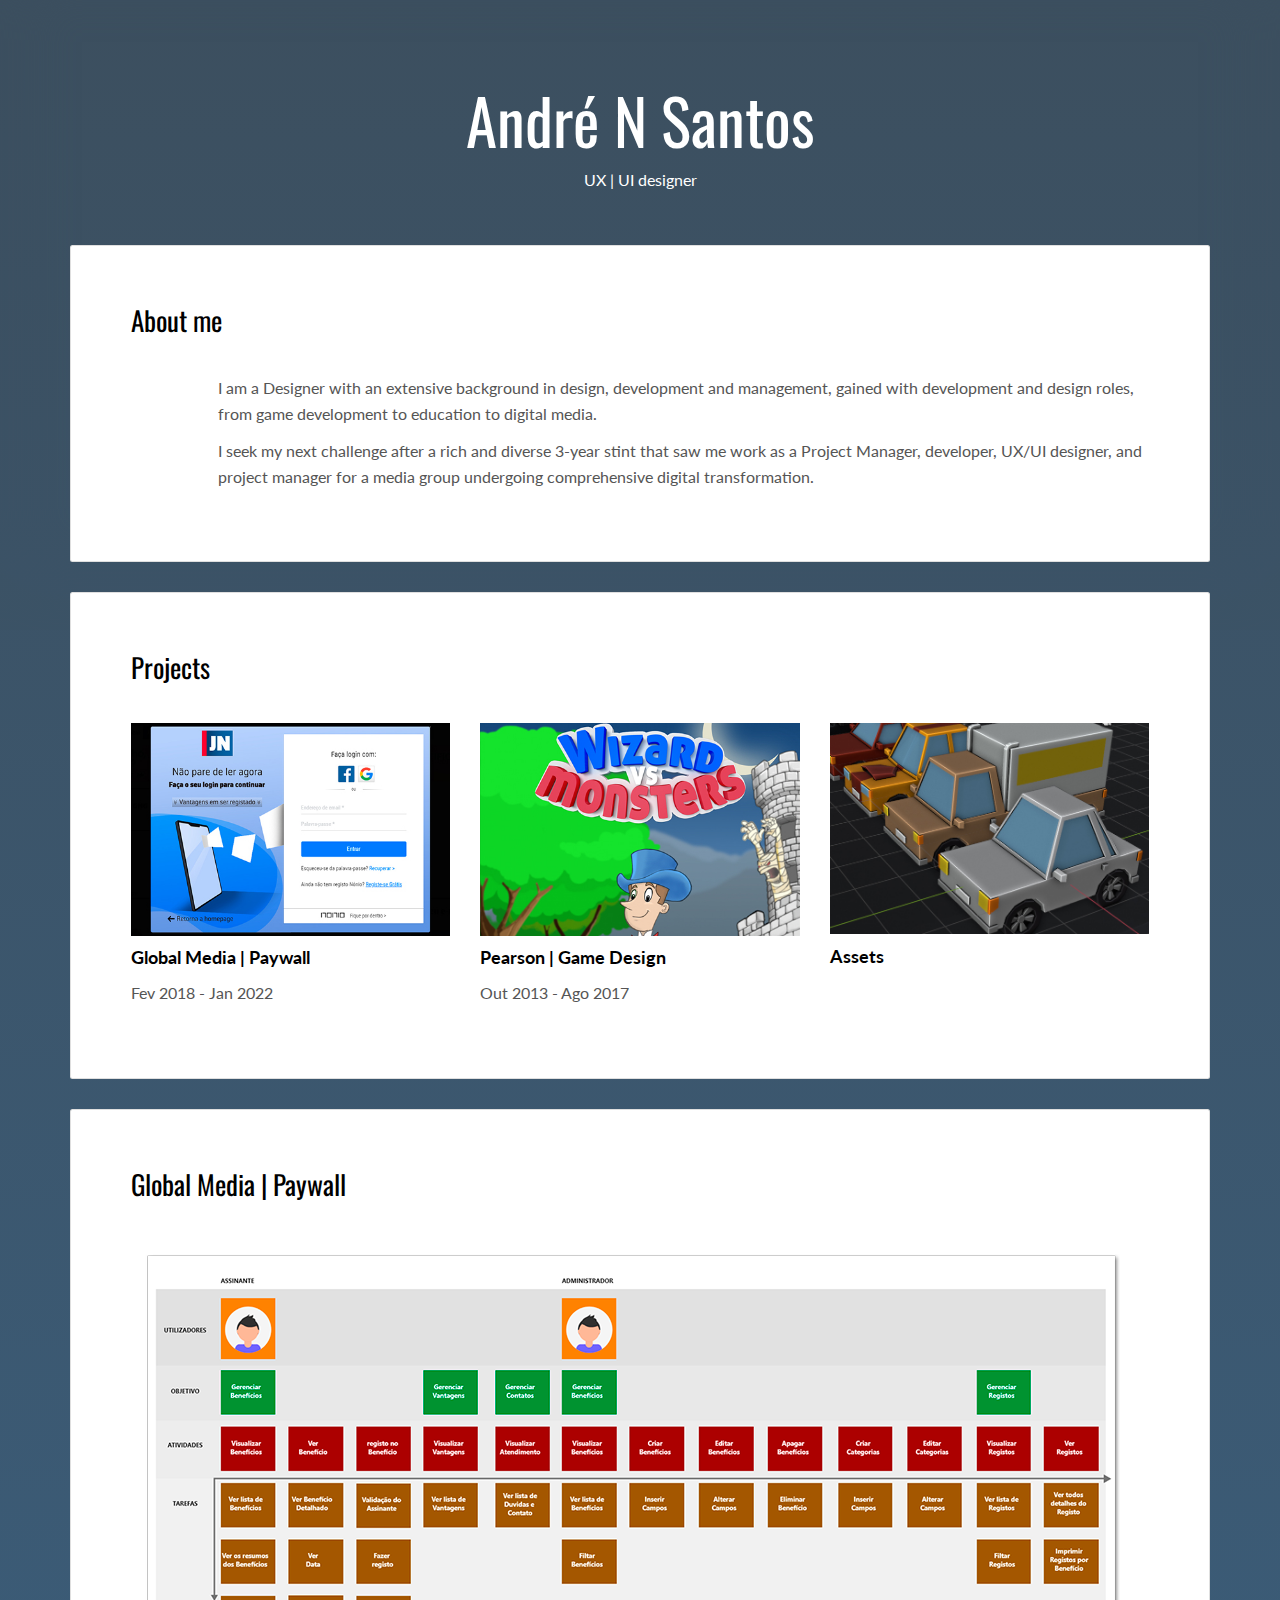
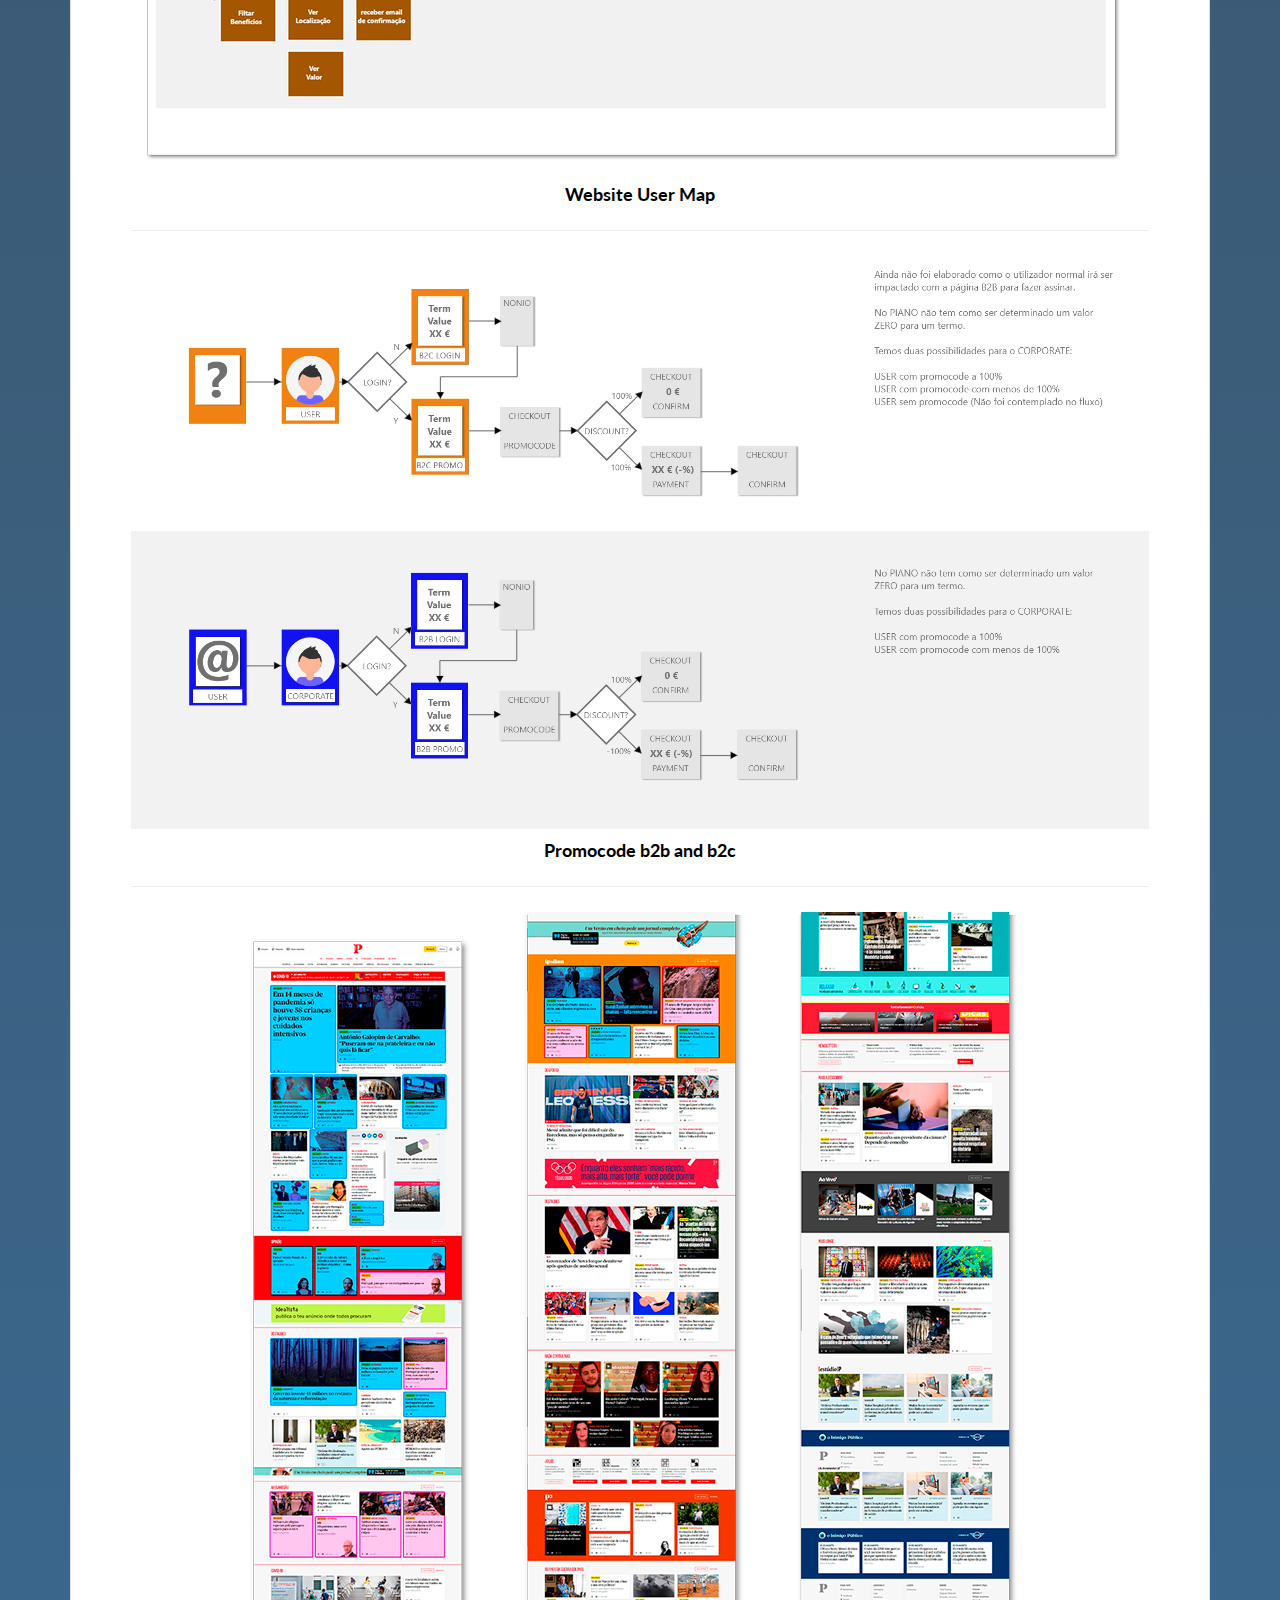
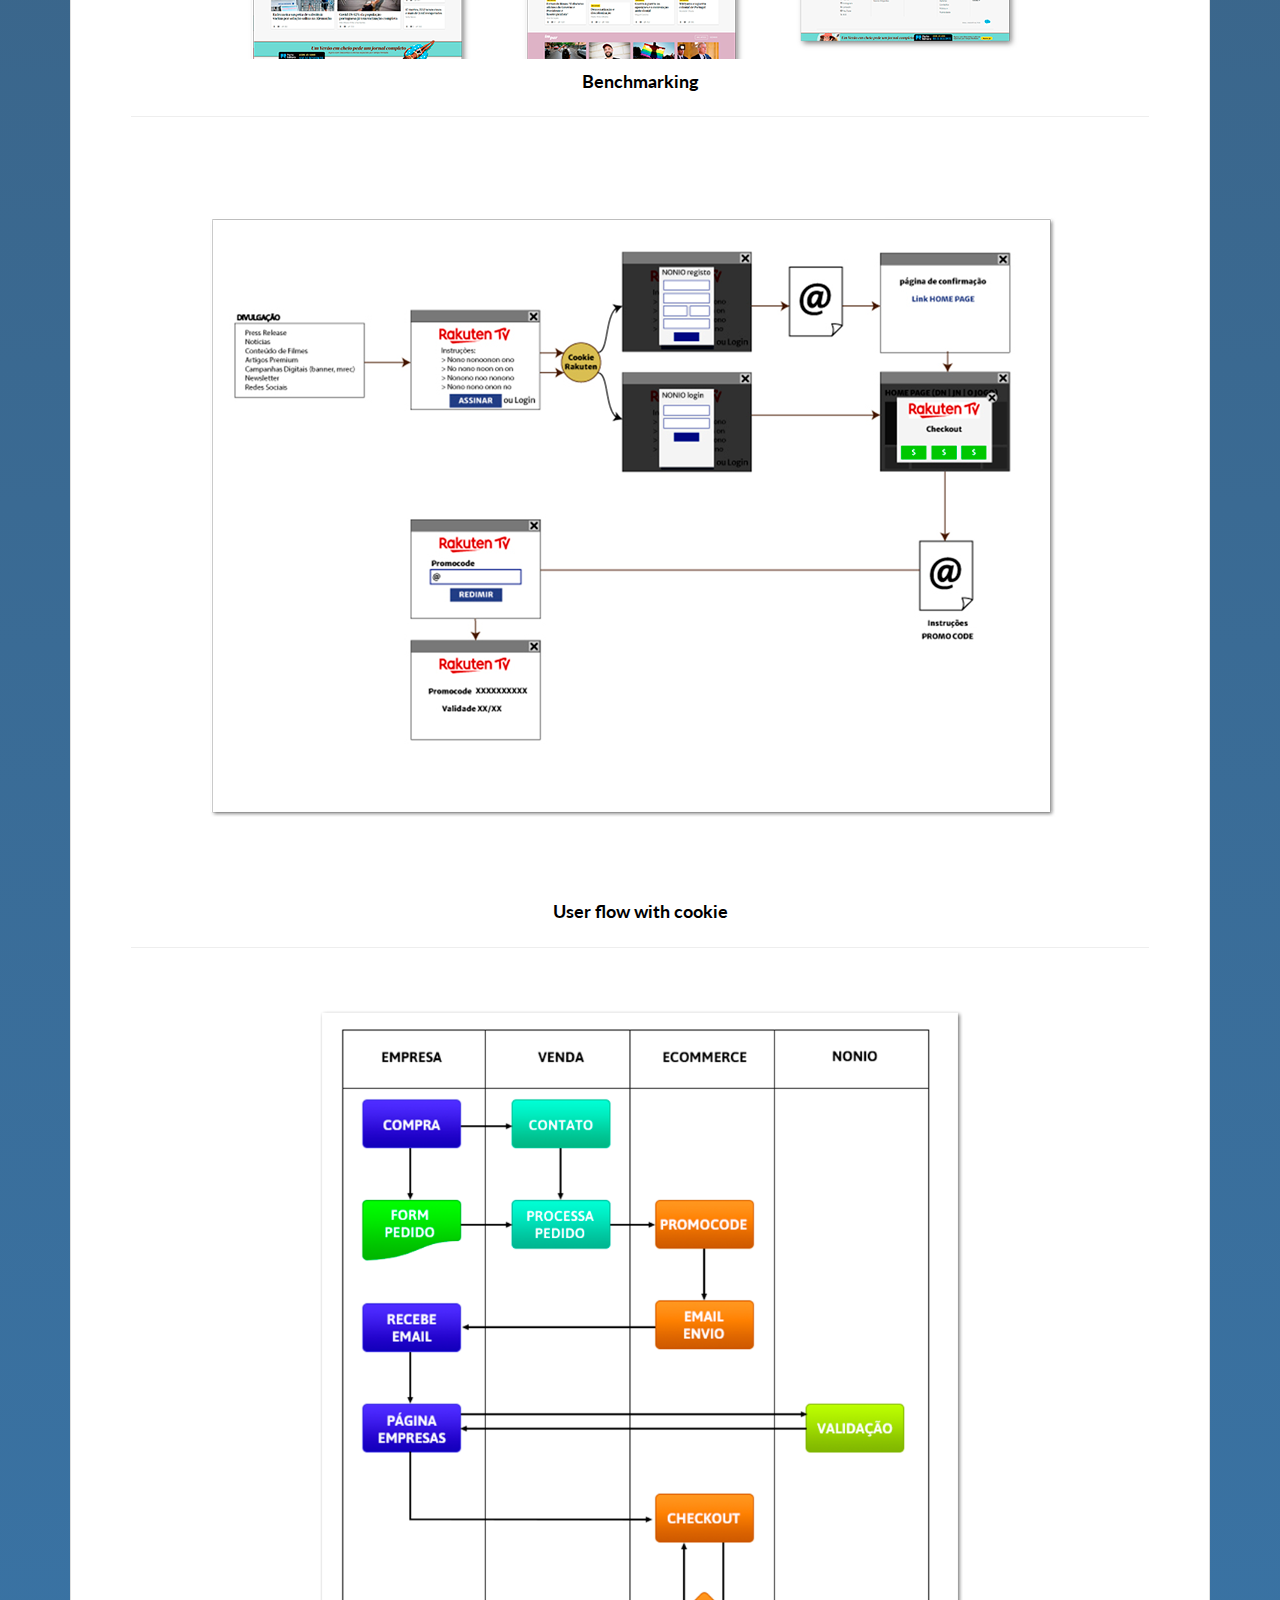
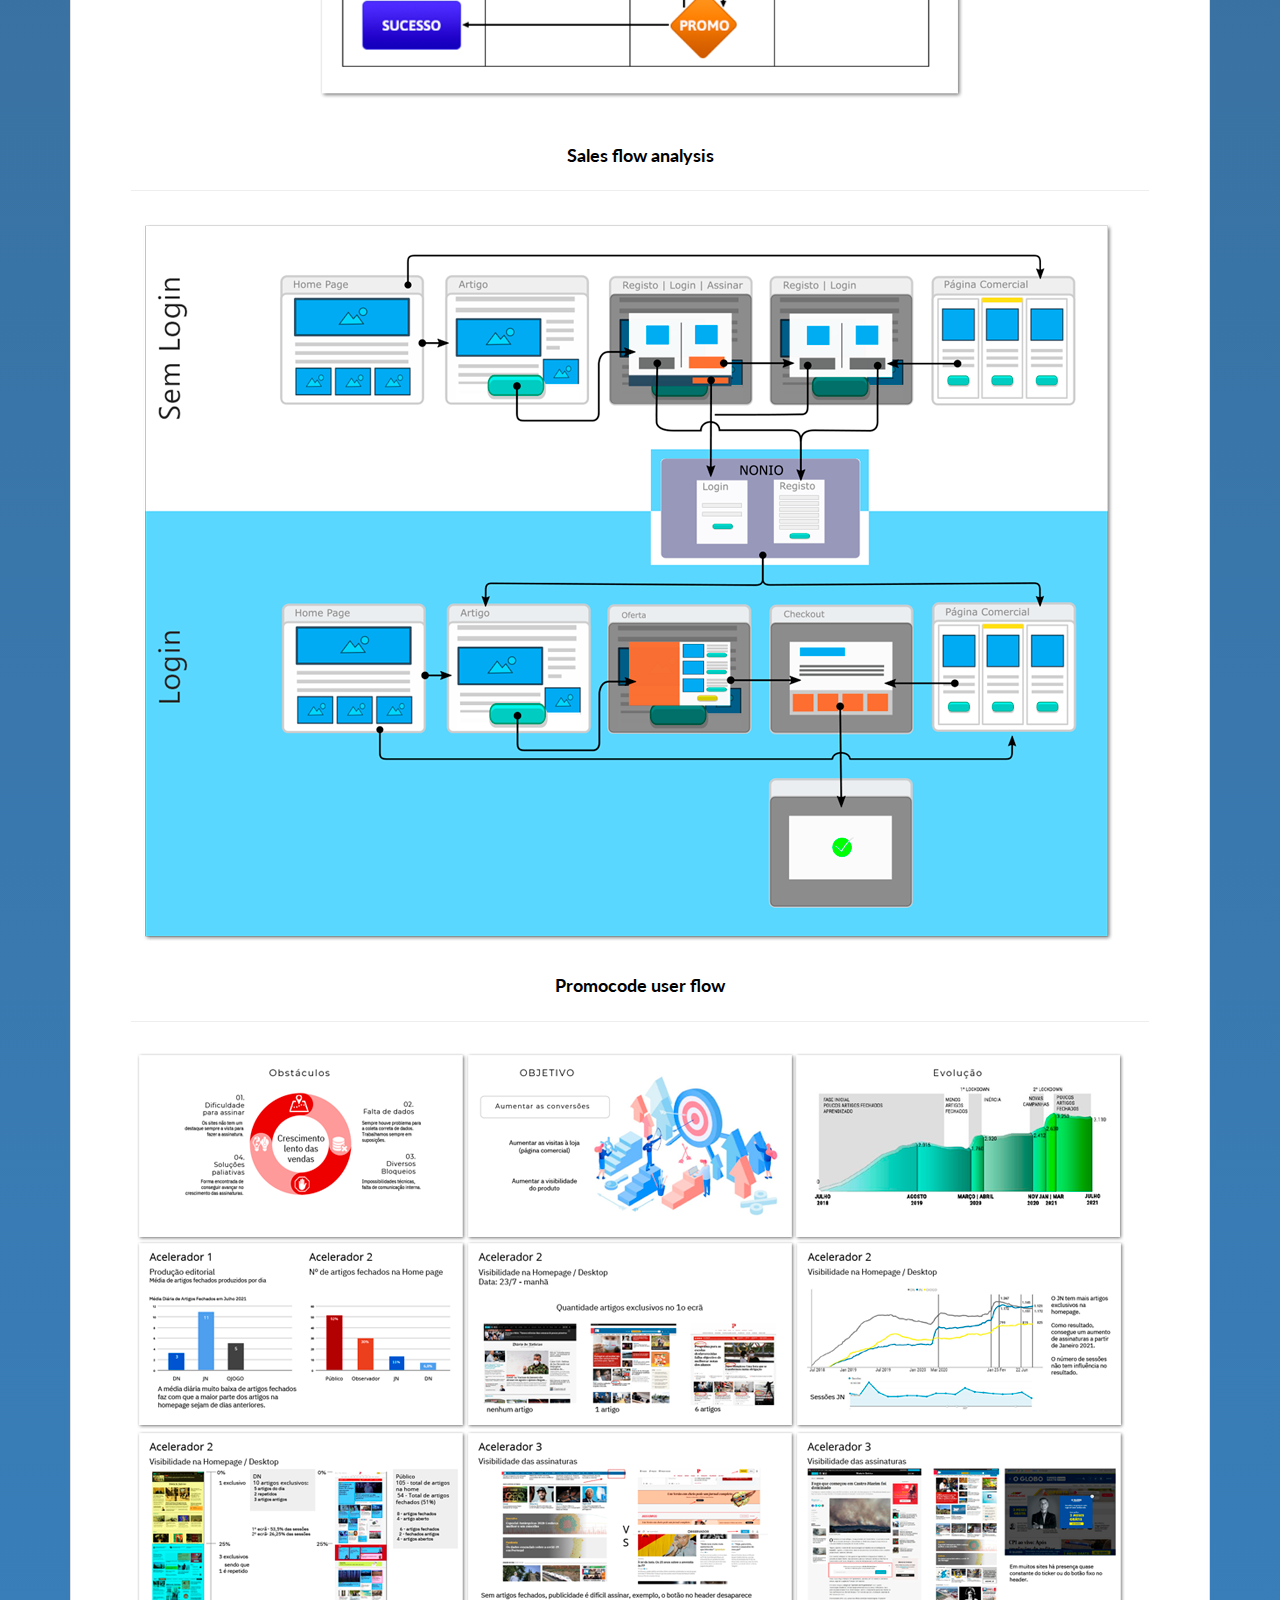
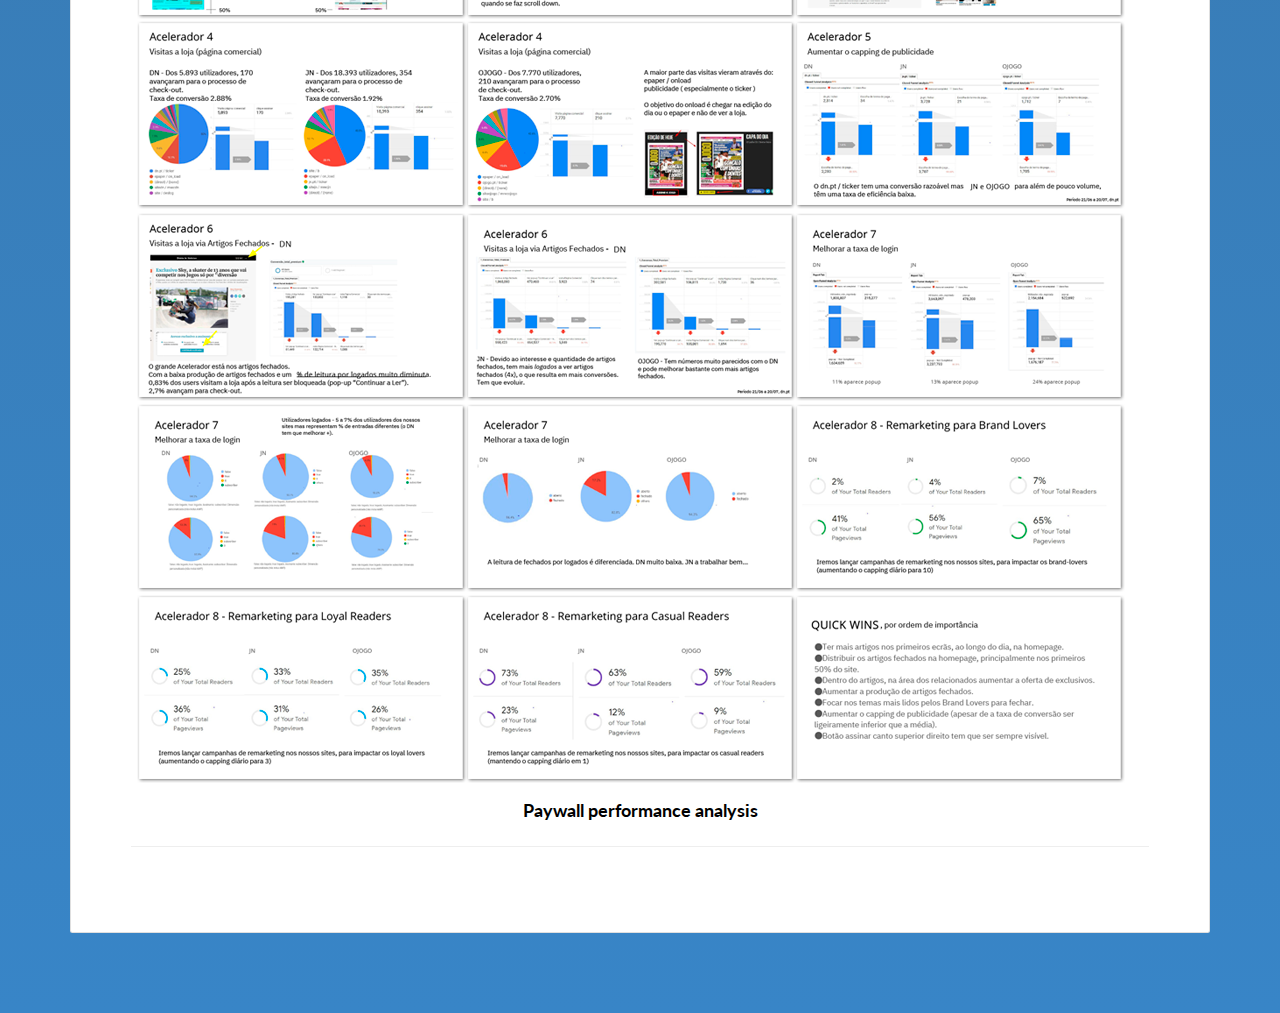
<file: index.html>
<!DOCTYPE html>
<html lang="en">

<head>
  <meta charset="UTF-8">
  <meta content="IE=edge" http-equiv="X-UA-Compatible">
  <meta content="width=device-width,initial-scale=1" name="viewport">
  <meta content="description" name="description">
  <meta name="google" content="notranslate" />
  <meta content="Mashup templates have been developped by Orson.io team" name="author">

  <!-- Disable tap highlight on IE -->
  <meta name="msapplication-tap-highlight" content="no">
  
  <link rel="apple-touch-icon" sizes="180x180" href="./assets/apple-icon-180x180.png">
  <link href="./assets/favicon.ico" rel="icon">

  <title>André Santos - Portfolio</title>  

<link href="./main.d8e0d294.css" rel="stylesheet"></head>

<body class="">

<!-- Add your content of header -->
<div class="background-color-layer"></div>
<main class="content-wrapper">
  <header class="white-text-container section-container">
    <div class="text-center">
      <h1>André N Santos</h1>
      <p>UX | UI designer</p>
    </div>
  </header>



<!-- Add your site or app content here -->
 
 <div class="container">
   <div class="row">
     <div class="col-xs-12">

        <div class="card">
          <div class="card-block">
            <h2>About me</h2>
            <div class="row">
              <div class="col-md-1">
                <p></p>
              </div>
              <div class="col-md-11">

              <p>I am a Designer with an extensive background in design, development and
                management, gained with development and design roles, from game
                development to education to digital media.</p>
              <p> I seek my next challenge after a rich and diverse 3-year stint that saw me
                work as a Project Manager, developer, UX/UI designer, and project manager
                for a media group undergoing comprehensive digital transformation.</p>

              </div>
            </div>
          </div>
        </div>

        <div class="card">
          <div class="card-block">
            <h2>Projects</h2>
            <div class="row">
              <div class="col-md-4">
                <a href="#global"><img src="./assets/images/img-01.jpg" class="img-responsive" alt=""></a>
                <h3 class="h5">Global Media | Paywall</h3>
                <p>Fev 2018 - Jan 2022</p>
              </div>
              <div class="col-md-4">
                <a href="game.html#game"><img src="./assets/images/img-02.jpg" class="img-responsive" alt=""></a>
                <h3 class="h5">Pearson | Game Design</h3>
                <p>Out 2013 - Ago 2017</p>
              </div>
              <div class="col-md-4">
                <a href="assets.html#game"><img src="./assets/images/assetsImage.jpg" class="img-responsive" alt=""></a>
                <h3 class="h5">Assets</h3>
                <p></p>
              </div>
            </div>
          </div>
        </div>

        <div class="card" id="global">
          <div class="card-block">
            <h2>Global Media | Paywall</h2>
            <div class="row">
              <div class="col-md-12 text-center">
                <img src="./assets/images/userFlowMap.png" class="img-responsive" alt="">
                <h3 class="h5">Website User Map</h3>
                <hr />
              </div>
              <div class="col-md-12 text-center">
                <img src="./assets/images/b2b_b2c_promocode.jpg" class="img-responsive" alt="">
                <h3 class="h5">Promocode b2b and b2c</h3>
                <hr />
              </div>
              <div class="col-md-12 text-center">
                <img src="./assets/images/benchmarking.png" class="img-responsive" alt="">
                <h3 class="h5">Benchmarking</h3>
                <hr />
              </div>
              <div class="col-md-12 text-center">
                <img src="./assets/images/partnershipCookie.png" class="img-responsive" alt="">
                <h3 class="h5">User flow with cookie</h3>
                <hr />
              </div>
              <div class="col-md-12 text-center">
                <img src="./assets/images/userFlowAnalysis.png" class="img-responsive" alt="">
                <h3 class="h5">Sales flow analysis</h3>
                <hr />
              </div>
              <div class="col-md-12 text-center">
                <img src="./assets/images/promocode_userflow.png" class="img-responsive" alt="">
                <h3 class="h5">Promocode user flow</h3>
                <hr />
              </div>
              <div class="col-md-12 text-center">
                <img src="./assets/images/performanceAnalysis.png" class="img-responsive" alt="">
                <h3 class="h5">Paywall performance analysis</h3>
                <hr />
              </div>
            </div>
          </div>
        </div>
</main>
<footer class="footer-container white-text-container text-center">
</footer>


<!-- Google tag (gtag.js) -->
<script async src="https://www.googletagmanager.com/gtag/js?id=G-VK11V5H3Z3"></script>
<script>
  window.dataLayer = window.dataLayer || [];
  function gtag(){dataLayer.push(arguments);}
  gtag('js', new Date());

  gtag('config', 'G-VK11V5H3Z3');
</script>

<script type="text/javascript" src="./main.bc58148c.js"></script></body>

</html>
</file>
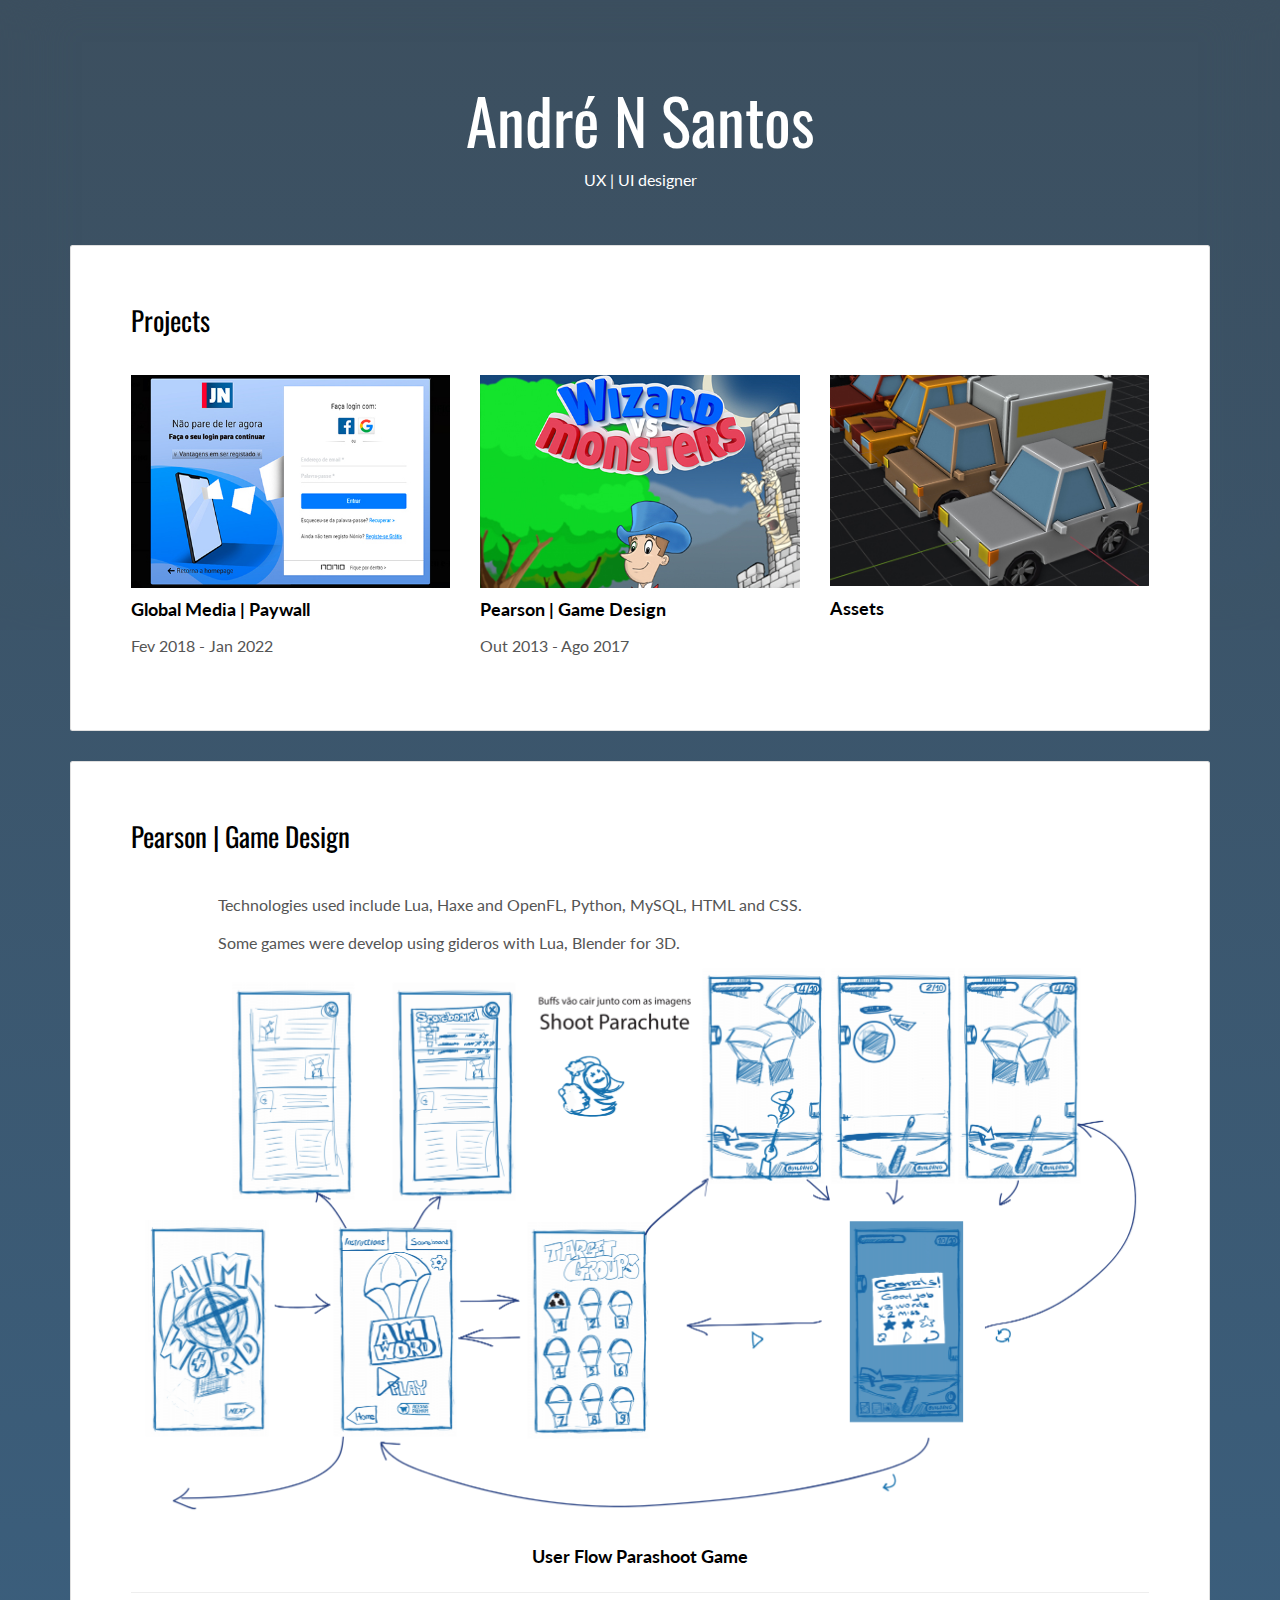
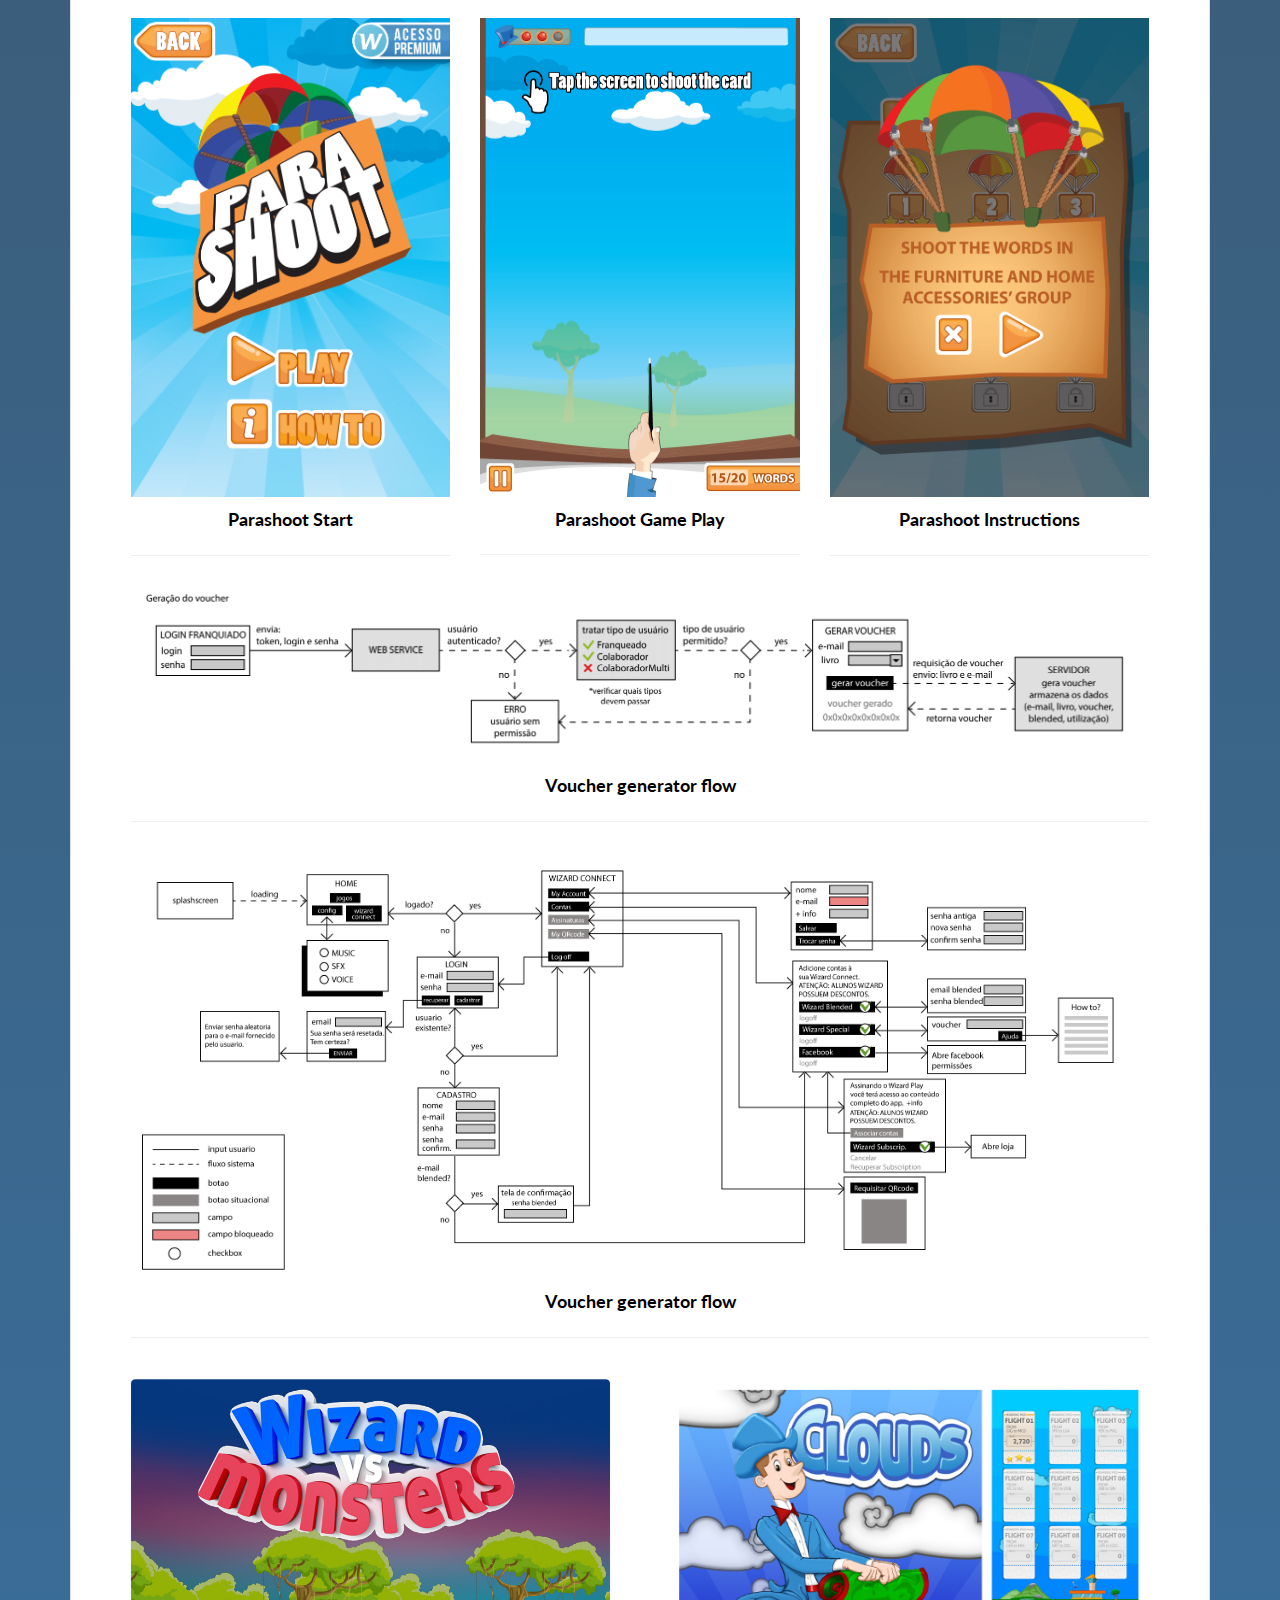
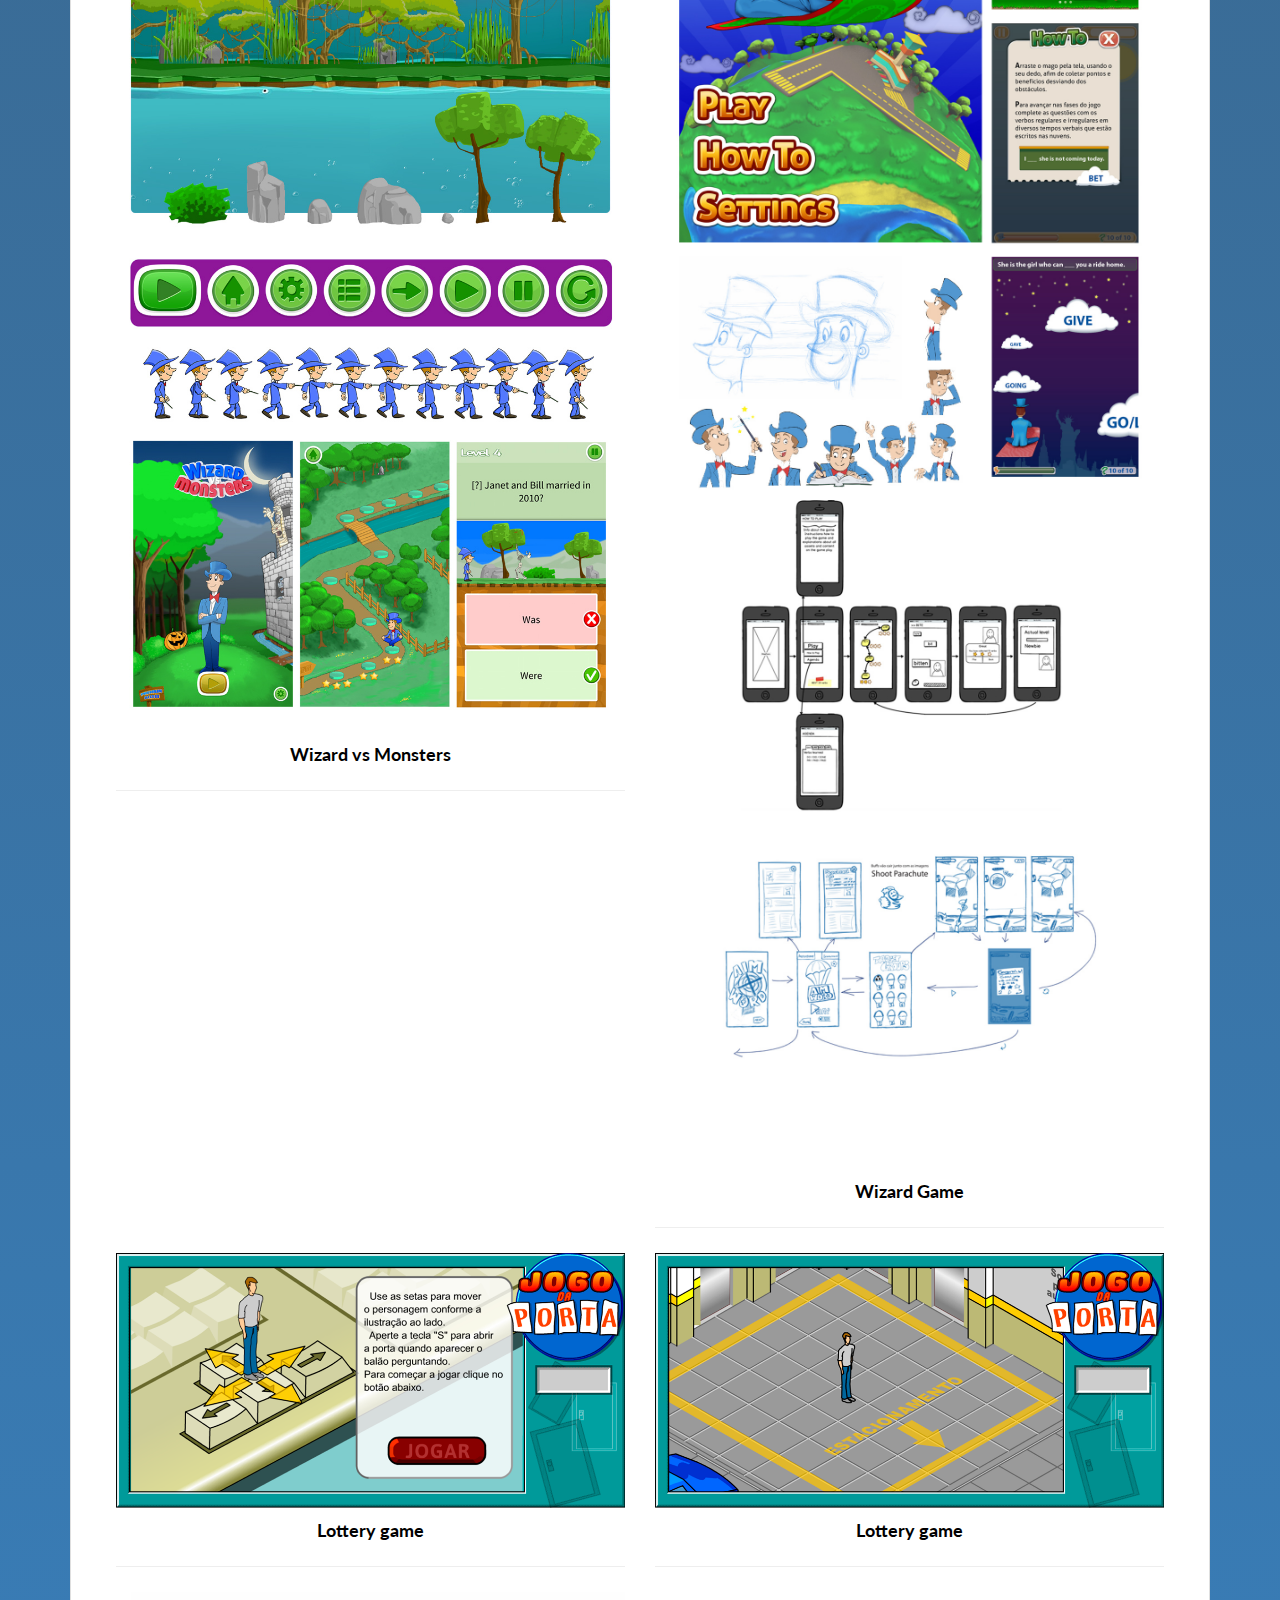
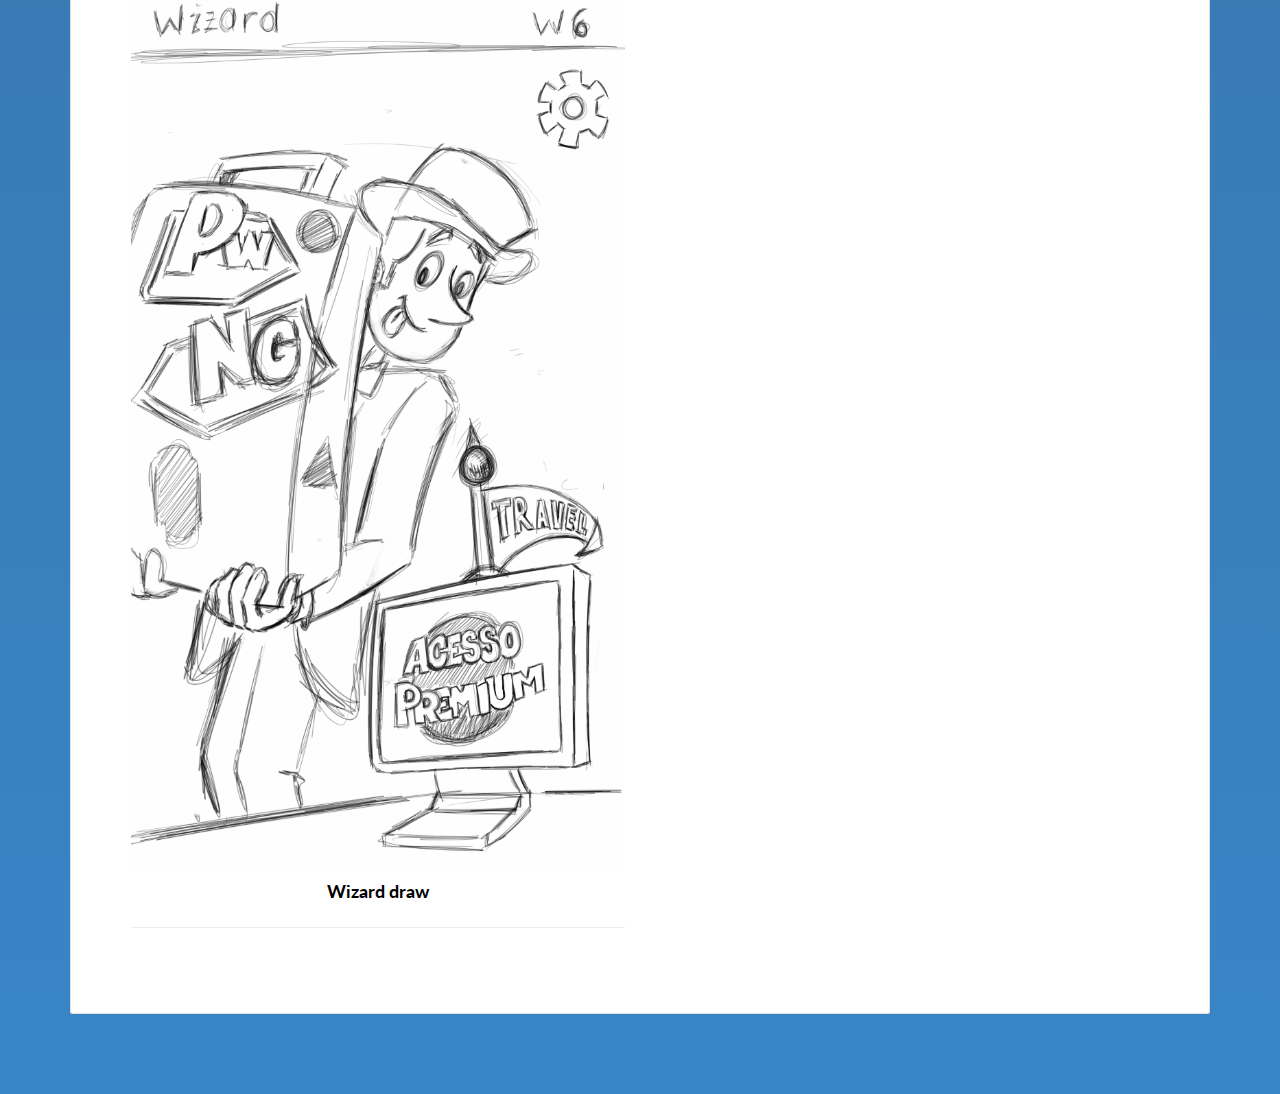
<file: game.html>
<!DOCTYPE html>
<html lang="en">

<head>
  <meta charset="UTF-8">
  <meta content="IE=edge" http-equiv="X-UA-Compatible">
  <meta content="width=device-width,initial-scale=1" name="viewport">
  <meta content="description" name="description">
  <meta name="google" content="notranslate" />
  <meta content="Mashup templates have been developped by Orson.io team" name="author">

  <!-- Disable tap highlight on IE -->
  <meta name="msapplication-tap-highlight" content="no">
  
  <link rel="apple-touch-icon" sizes="180x180" href="./assets/apple-icon-180x180.png">
  <link href="./assets/favicon.ico" rel="icon">

  <title>André Santos - portfolio</title>  

<link href="./main.d8e0d294.css" rel="stylesheet"></head>

<body class="">

<!-- Add your content of header -->
<div class="background-color-layer"></div>
<main class="content-wrapper">
  <header class="white-text-container section-container">
    <div class="text-center">
      <h1>André N Santos</h1>
      <p>UX | UI designer</p>
    </div>
  </header>



<!-- Add your site or app content here -->
 
 <div class="container">
   <div class="row">
     <div class="col-xs-12">

        <div class="card">
          <div class="card-block">
            <h2>Projects</h2>
            <div class="row">
              <div class="col-md-4">
                <a href="index.html#global"><img src="./assets/images/img-01.jpg" class="img-responsive" alt=""></a>
                <h3 class="h5">Global Media | Paywall</h3>
                <p>Fev 2018 - Jan 2022</p>
              </div>
              <div class="col-md-4">
                <a href="#game"><img src="./assets/images/img-02.jpg" class="img-responsive" alt=""></a>
                <h3 class="h5">Pearson | Game Design</h3>
                <p>Out 2013 - Ago 2017</p>
              </div>
              <div class="col-md-4">
                <a href="assets.html#game"><img src="./assets/images/assetsImage.jpg" class="img-responsive" alt=""></a>
                <h3 class="h5">Assets</h3>
                <p></p>
              </div>
            </div>
          </div>
        </div>

        <div id="game" class="card portfolio">
          <div class="card-block">
            <h2>Pearson | Game Design</h2>
            <div class="row">
                <div class="col-md-1">
                  <p></p>
                </div>
                <div class="col-md-11">
  
                <p>Technologies used include Lua, Haxe and OpenFL, Python, MySQL, HTML and CSS.</p>
                <p>Some games were develop using gideros with Lua, Blender for 3D.</p>
  
                </div>
            </div>
            <div class="row">
              <div class="col-md-12 text-center">
                <img src="./assets/game/userFlow_Parashoot.png" class="img-responsive" alt="">
                <h3 class="h5">User Flow Parashoot Game</h3>
                <hr />
              </div>
              <div class="col-md-4 text-center">
                <img src="./assets/game/parashoot_start.png" class="img-responsive" alt="">
                <h3 class="h5">Parashoot Start</h3>
                <hr />
              </div>
              <div class="col-md-4 text-center">
                <img src="./assets/game/parashoot_game.png" class="img-responsive" alt="">
                <h3 class="h5">Parashoot Game Play</h3>
                <hr />
              </div>
              <div class="col-md-4 text-center">
                <img src="./assets/game/parashoot_instruction.png" class="img-responsive" alt="">
                <h3 class="h5">Parashoot Instructions</h3>
                <hr />
              </div>
              <div class="col-md-12 text-center">
                <img src="./assets/game/flowVoucher.png" class="img-responsive" alt="">
                <h3 class="h5">Voucher generator flow</h3>
                <hr />
              </div>
              <div class="col-md-12 text-center">
                <img src="./assets/game/userFlow_LoginWizardPlay.png" class="img-responsive" alt="">
                <h3 class="h5">Voucher generator flow</h3>
                <hr />
              </div>

              <div class="row">
                <div class="col-md-6 text-center">
                  <img src="./assets/game/monsterCollection.jpg" class="img-responsive" alt="">
                  <h3 class="h5">Wizard vs Monsters</h3>
                  <hr />
                </div>
                <div class="col-md-6 text-center">
                  <img src="./assets/game/wizardCollection.jpg" class="img-responsive" alt="">
                  <h3 class="h5">Wizard Game</h3>
                  <hr />
                </div>
              </div>

              <div class="row">
                <div class="col-md-6 text-center">
                  <img src="./assets/game/JogoDaPorta_000.png" class="img-responsive" alt="">
                  <h3 class="h5">Lottery game</h3>
                  <hr />
                </div>
                <div class="col-md-6 text-center">
                  <img src="./assets/game/JogoDaPorta_001.png" class="img-responsive" alt="">
                  <h3 class="h5">Lottery game</h3>
                  <hr />
                </div>
              </div>

              <div class="col-md-6 text-center">
                <img src="./assets/game/openScreeDraw.png" class="img-responsive" alt="">
                <h3 class="h5">Wizard draw</h3>
                <hr />
              </div>
              <div class="col-md-3 text-center"></div>
            </div>
          </div>
        </div>
        <!--
        <div class="card">
          <div class="card-block">
            <h2>Work</h2>
            <div class="work-experience">
              <small class="date">2017-2015</small>
              <h3 class="h5 date-title">Web developer - <a href="http://en.orson.io" title="Create professionnal website">Orson.io</a></h3>
              

              <p>Leo vel orci porta non pulvinar neque laoreet suspendisse interdum. Vitae ultricies leo integer malesuada nunc. Imperdiet proin fermentum leo vel orci porta non pulvinar neque. Fermentum leo vel orci porta non. Posuere sollicitudin aliquam ultrices sagittis. Aliquam faucibus purus in massa tempor nec.</p>
            </div>

            <div class="work-experience">
              <small class="date">2017-2015</small>
              <h3 class="h5 date-title">Web developer - <a href="http://mashup-template.com" title="">Mashup Template</a></h3>
              
              <p>Fermentum leo vel orci porta non. Posuere sollicitudin aliquam ultrices sagittis. Aliquam faucibus purus in massa tempor nec.</p>
            </div>
          </div>
        </div>
        

        <div class="card">
          <div class="card-block">
            <h2>Education</h2>
            <div class="row">
              <div class="col-md-4">
                <div class="education-experience">
                  <small class="date">2017-2015</small>
                  <h3 class="h5 date-title">Design Master</h3>
                  <p>Chicago University</p>
                </div>
                
              </div>
              <div class="col-md-4">
                <div class="education-experience">
                  <small class="date">2015-2012</small>
                  <h3 class="h5 date-title">Metrics Degree</h3>
                  <p>Ecole 87</p>
                </div>
              </div>
              <div class="col-md-4">
                <div class="education-experience">
                  <small class="date">2012-2011</small>
                  <h3 class="h5 date-title">Motion Design Course</h3>
                  <p>Pascal’s Lee Studio</p>
                </div>
              </div>
            </div>
          </div>
        </div>
        
        <div class="card">
          <div class="card-block">
            <h2>Language</h2>
            <div class="row">
              <div class="col-md-4">
                <div class="language-experience">
                  <h3 class="h5">English  <small>Bilingual</small></h3>
                </div>
              </div>
              <div class="col-md-4">
                <div class="language-experience">
                  <h3 class="h5">French  <small>Fluent</small></h3>
                </div>
              </div>
              <div class="col-md-4">
                <div class="language-experience">
                  <h3 class="h5">Russian  <small>Beginner</small></h3>
                </div>
              </div>
            </div>
          </div>
        </div>

        <div class="card">
          <div class="card-block">
            <h2>Projects</h2>
            <div id="carousel-example-generic" class="carousel slide" data-ride="carousel">
            
            <div class="carousel-inner" role="listbox">
              <div class="item active">
                <img src="./assets/images/img-05.jpg" class="img-responsive" alt="...">
                <div class="carousel-caption">
                  <h3 class="h5">Jules for Bastion</h3>
                  <p>2017</p>
                </div>
              </div>
              <div class="item">
                <img src="./assets/images/img-06.jpg" class="img-responsive" alt="...">
                <div class="carousel-caption">
                  <h3 class="h5">Jules for Bastion</h3>
                  <p>2017</p>
                </div>
              </div>

              <div class="item">
                <img src="./assets/images/img-08.jpg" class="img-responsive" alt="...">
                <div class="carousel-caption">
                  <h3 class="h5">Jules for Bastion</h3>
                  <p>2017</p>
                </div>
              </div>
            </div>

            <ol class="carousel-indicators">
              <li data-target="#carousel-example-generic" data-slide-to="0" class="active"></li>
              <li data-target="#carousel-example-generic" data-slide-to="1"></li>
              <li data-target="#carousel-example-generic" data-slide-to="2"></li>
            </ol>

          </div>
          </div>
        </div>
        
        <div class="card">
          <div class="card-block">
            <h2>Social Network</h2>
            <div class="row">
              <div class="col-md-3">
                <p class="social-buttons"><a href="https://twitter.com/" title=""><span class="social-round-icon fa-icon"><i class="fa fa-twitter"></i></span>@David_Folley</a></p>
              </div>
              <div class="col-md-3">
                <p class="social-buttons"><a href="https://www.linkedin.com/" title=""><span class="social-round-icon fa-icon"><i class="fa fa-linkedin"></i></span>David Folley</a></p>
              </div>
              <div class="col-md-3">
                <p class="social-buttons"><a href="https://dribbble.com/" title=""><span class="social-round-icon fa-icon"><i class="fa fa-dribbble"></i></span>David Folley</a></p>
              </div>
            </div>
          </div>
        </div>

        <div class="card">
          <div class="card-block">
            <h2>Contact</h2>
            <form action="" class="reveal-content">
              <div class="form-group">
                <input type="email" class="form-control" id="email" placeholder="Email">
              </div>
              <div class="form-group">
                <input type="text" class="form-control" id="subject" placeholder="Subject">
              </div>
              <div class="form-group">
                <textarea class="form-control" rows="5" placeholder="Enter your message"></textarea>
              </div>
              <div class="form-group">
                <button type="submit" class=" btn btn-primary">Send message</button>
              </div> 
            </form>
          </div>
        </div>
       
     </div>
   </div>
 </div>

-->

</main>
<footer class="footer-container white-text-container text-center">
</footer>


     <!-- Google tag (gtag.js) -->
<script async src="https://www.googletagmanager.com/gtag/js?id=G-VK11V5H3Z3"></script>
<script>
  window.dataLayer = window.dataLayer || [];
  function gtag(){dataLayer.push(arguments);}
  gtag('js', new Date());

  gtag('config', 'G-VK11V5H3Z3');
</script>
     
    <script type="text/javascript" src="./main.bc58148c.js"></script></body>

</html>
</file>
<file: main.d8e0d294.css>
@import url(https://fonts.googleapis.com/css?family=Lato:400,700|Oswald);@import url(https://maxcdn.bootstrapcdn.com/font-awesome/4.7.0/css/font-awesome.min.css);/*!
 * Bootstrap v3.3.7 (http://getbootstrap.com)
 * Copyright 2011-2016 Twitter, Inc.
 * Licensed under MIT (https://github.com/twbs/bootstrap/blob/master/LICENSE)
 */
/*! normalize.css v3.0.3 | MIT License | github.com/necolas/normalize.css */html{font-family:sans-serif;-ms-text-size-adjust:100%;-webkit-text-size-adjust:100%}body{margin:0}article,aside,details,figcaption,figure,footer,header,hgroup,main,menu,nav,section,summary{display:block}audio,canvas,progress,video{display:inline-block;vertical-align:baseline}audio:not([controls]){display:none;height:0}[hidden],template{display:none}a{background-color:transparent}a:active,a:hover{outline:0}abbr[title]{border-bottom:1px dotted}b,strong{font-weight:700}dfn{font-style:italic}h1{font-size:2em;margin:.67em 0}mark{background:#ff0;color:#000}small{font-size:80%}sub,sup{font-size:75%;line-height:0;position:relative;vertical-align:baseline}sup{top:-.5em}sub{bottom:-.25em}img{border:0}svg:not(:root){overflow:hidden}figure{margin:1em 40px}hr{box-sizing:content-box;height:0}pre{overflow:auto}code,kbd,pre,samp{font-family:monospace,monospace;font-size:1em}button,input,optgroup,select,textarea{color:inherit;font:inherit;margin:0}button{overflow:visible}button,select{text-transform:none}button,html input[type=button],input[type=reset],input[type=submit]{-webkit-appearance:button;cursor:pointer}button[disabled],html input[disabled]{cursor:default}button::-moz-focus-inner,input::-moz-focus-inner{border:0;padding:0}input{line-height:normal}input[type=checkbox],input[type=radio]{box-sizing:border-box;padding:0}input[type=number]::-webkit-inner-spin-button,input[type=number]::-webkit-outer-spin-button{height:auto}input[type=search]{-webkit-appearance:textfield;box-sizing:content-box}input[type=search]::-webkit-search-cancel-button,input[type=search]::-webkit-search-decoration{-webkit-appearance:none}fieldset{border:1px solid silver;margin:0 2px;padding:.35em .625em .75em}textarea{overflow:auto}optgroup{font-weight:700}table{border-collapse:collapse;border-spacing:0}td,th{padding:0}

/*! Source: https://github.com/h5bp/html5-boilerplate/blob/master/src/css/main.css */@media print{*,:after,:before{background:transparent!important;color:#000!important;box-shadow:none!important;text-shadow:none!important}a,a:visited{text-decoration:underline}a[href]:after{content:" (" attr(href) ")"}abbr[title]:after{content:" (" attr(title) ")"}a[href^="#"]:after,a[href^="javascript:"]:after{content:""}blockquote,pre{border:1px solid #999;page-break-inside:avoid}thead{display:table-header-group}img,tr{page-break-inside:avoid}img{max-width:100%!important}h2,h3,p{orphans:3;widows:3}h2,h3{page-break-after:avoid}.navbar{display:none}.btn>.caret,.dropup>.btn>.caret{border-top-color:#000!important}.label{border:1px solid #000}.table{border-collapse:collapse!important}.table td,.table th{background-color:#fff!important}.table-bordered td,.table-bordered th{border:1px solid #ddd!important}}*,:after,:before{-webkit-box-sizing:border-box;-moz-box-sizing:border-box;box-sizing:border-box}html{font-size:10px;-webkit-tap-highlight-color:transparent}body{font-family:Lato,Helvetica,Arial,sans-serif;font-size:16px;line-height:1.58;color:#555;background-color:#fff}button,input,select,textarea{font-family:inherit;font-size:inherit;line-height:inherit}a{color:#3c4f5f;text-decoration:none}a:focus,a:hover{color:#b30043;text-decoration:underline}a:focus{outline:5px auto -webkit-focus-ring-color;outline-offset:-2px}figure{margin:0}img{vertical-align:middle}.img-responsive{display:block;max-width:100%;height:auto}.img-responsive:hover{opacity: 0.7;}.img-rounded{border-radius:6px}.img-thumbnail{padding:4px;line-height:1.58;background-color:#fff;border:1px solid #ddd;border-radius:4px;-webkit-transition:all .2s ease-in-out;-o-transition:all .2s ease-in-out;transition:all .2s ease-in-out;display:inline-block;max-width:100%;height:auto}.img-circle{border-radius:50%}hr{margin-top:25px;margin-bottom:25px;border:0;border-top:1px solid #eee}.sr-only{position:absolute;width:1px;height:1px;margin:-1px;padding:0;overflow:hidden;clip:rect(0,0,0,0);border:0}.sr-only-focusable:active,.sr-only-focusable:focus{position:static;width:auto;height:auto;margin:0;overflow:visible;clip:auto}[role=button]{cursor:pointer}.h1,.h2,.h3,.h4,.h5,.h6,h1,h2,h3,h4,h5,h6{font-family:Oswald,Helvetica,Arial,sans-serif;font-weight:400;line-height:1.1;color:#000}.h1 .small,.h1 small,.h2 .small,.h2 small,.h3 .small,.h3 small,.h4 .small,.h4 small,.h5 .small,.h5 small,.h6 .small,.h6 small,h1 .small,h1 small,h2 .small,h2 small,h3 .small,h3 small,h4 .small,h4 small,h5 .small,h5 small,h6 .small,h6 small{font-weight:400;line-height:1;color:#777}.h1,.h2,.h3,h1,h2,h3{margin-top:25px;margin-bottom:12.5px}.h1 .small,.h1 small,.h2 .small,.h2 small,.h3 .small,.h3 small,h1 .small,h1 small,h2 .small,h2 small,h3 .small,h3 small{font-size:65%}.h4,.h5,.h6,h4,h5,h6{margin-top:12.5px;margin-bottom:12.5px}.h4 .small,.h4 small,.h5 .small,.h5 small,.h6 .small,.h6 small,h4 .small,h4 small,h5 .small,h5 small,h6 .small,h6 small{font-size:75%}.h1,h1{font-size:63px}.h2,h2{font-size:27px}.h3,.h4,h3,h4{font-size:20px}.h5,h5{font-size:18px}.h6,h6{font-size:14px}p{margin:0 0 12.5px}.lead{margin-bottom:25px;font-size:18px;font-weight:300;line-height:1.4}@media (min-width:768px){.lead{font-size:24px}}.small,small{font-size:87%}.mark,mark{background-color:#fcf8e3;padding:.2em}.text-left{text-align:left}.text-right{text-align:right}.text-center{text-align:center}.text-justify{text-align:justify}.text-nowrap{white-space:nowrap}.text-lowercase{text-transform:lowercase}.initialism,.text-uppercase{text-transform:uppercase}.text-capitalize{text-transform:capitalize}.text-muted{color:#777}.text-primary{color:#3c4f5f}a.text-primary:focus,a.text-primary:hover{color:#cc004d}.text-success{color:#fff}a.text-success:focus,a.text-success:hover{color:#e6e6e6}.text-info{color:#31708f}a.text-info:focus,a.text-info:hover{color:#245269}.text-warning{color:#8a6d3b}a.text-warning:focus,a.text-warning:hover{color:#66512c}.text-danger{color:#fff}a.text-danger:focus,a.text-danger:hover{color:#e6e6e6}.bg-primary{color:#fff;background-color:#3c4f5f}a.bg-primary:focus,a.bg-primary:hover{background-color:#cc004d}.bg-success{background-color:#87e329}a.bg-success:focus,a.bg-success:hover{background-color:#6dc019}.bg-info{background-color:#d9edf7}a.bg-info:focus,a.bg-info:hover{background-color:#afd9ee}.bg-warning{background-color:#fcf8e3}a.bg-warning:focus,a.bg-warning:hover{background-color:#f7ecb5}.bg-danger{background-color:#ff2c74}a.bg-danger:focus,a.bg-danger:hover{background-color:#f80055}.page-header{padding-bottom:11.5px;margin:50px 0 25px;border-bottom:1px solid #eee}ol,ul{margin-top:0;margin-bottom:12.5px}ol ol,ol ul,ul ol,ul ul{margin-bottom:0}.list-inline,.list-unstyled{padding-left:0;list-style:none}.list-inline{margin-left:-5px}.list-inline>li{display:inline-block;padding-left:5px;padding-right:5px}dl{margin-top:0;margin-bottom:25px}dd,dt{line-height:1.58}dt{font-weight:700}dd{margin-left:0}.dl-horizontal dd:after,.dl-horizontal dd:before{content:" ";display:table}.dl-horizontal dd:after{clear:both}@media (min-width:768px){.dl-horizontal dt{float:left;width:160px;clear:left;text-align:right;overflow:hidden;text-overflow:ellipsis;white-space:nowrap}.dl-horizontal dd{margin-left:180px}}abbr[data-original-title],abbr[title]{cursor:help;border-bottom:1px dotted #777}.initialism{font-size:90%}blockquote{padding:12.5px 25px;margin:0 0 25px;font-size:20px;border-left:5px solid #eee}blockquote ol:last-child,blockquote p:last-child,blockquote ul:last-child{margin-bottom:0}blockquote .small,blockquote footer,blockquote small{display:block;font-size:80%;line-height:1.58;color:#777}blockquote .small:before,blockquote footer:before,blockquote small:before{content:"\2014   \A0"}.blockquote-reverse,blockquote.pull-right{padding-right:15px;padding-left:0;border-right:5px solid #eee;border-left:0;text-align:right}.blockquote-reverse .small:before,.blockquote-reverse footer:before,.blockquote-reverse small:before,blockquote.pull-right .small:before,blockquote.pull-right footer:before,blockquote.pull-right small:before{content:""}.blockquote-reverse .small:after,.blockquote-reverse footer:after,.blockquote-reverse small:after,blockquote.pull-right .small:after,blockquote.pull-right footer:after,blockquote.pull-right small:after{content:"\A0   \2014"}address{margin-bottom:25px;font-style:normal;line-height:1.58}code,kbd,pre,samp{font-family:Menlo,Monaco,Consolas,Courier New,monospace}code{color:#c7254e;background-color:#f9f2f4;border-radius:4px}code,kbd{padding:2px 4px;font-size:90%}kbd{color:#fff;background-color:#333;border-radius:3px;box-shadow:inset 0 -1px 0 rgba(0,0,0,.25)}kbd kbd{padding:0;font-size:100%;font-weight:700;box-shadow:none}pre{display:block;padding:12px;margin:0 0 12.5px;font-size:15px;line-height:1.58;word-break:break-all;word-wrap:break-word;color:#333;background-color:#f5f5f5;border:1px solid #ccc;border-radius:4px}pre code{padding:0;font-size:inherit;color:inherit;white-space:pre-wrap;background-color:transparent;border-radius:0}.pre-scrollable{max-height:340px;overflow-y:scroll}.container{margin-right:auto;margin-left:auto;padding-left:15px;padding-right:15px}.container:after,.container:before{content:" ";display:table}.container:after{clear:both}@media (min-width:768px){.container{width:750px}}@media (min-width:992px){.container{width:970px}}@media (min-width:1200px){.container{width:1170px}}.container-fluid{margin-right:auto;margin-left:auto;padding-left:15px;padding-right:15px}.container-fluid:after,.container-fluid:before{content:" ";display:table}.container-fluid:after{clear:both}.row{margin-left:-15px;margin-right:-15px}.row:after,.row:before{content:" ";display:table}.row:after{clear:both}.col-lg-1,.col-lg-2,.col-lg-3,.col-lg-4,.col-lg-5,.col-lg-6,.col-lg-7,.col-lg-8,.col-lg-9,.col-lg-10,.col-lg-11,.col-lg-12,.col-md-1,.col-md-2,.col-md-3,.col-md-4,.col-md-5,.col-md-6,.col-md-7,.col-md-8,.col-md-9,.col-md-10,.col-md-11,.col-md-12,.col-sm-1,.col-sm-2,.col-sm-3,.col-sm-4,.col-sm-5,.col-sm-6,.col-sm-7,.col-sm-8,.col-sm-9,.col-sm-10,.col-sm-11,.col-sm-12,.col-xs-1,.col-xs-2,.col-xs-3,.col-xs-4,.col-xs-5,.col-xs-6,.col-xs-7,.col-xs-8,.col-xs-9,.col-xs-10,.col-xs-11,.col-xs-12{position:relative;min-height:1px;padding-left:15px;padding-right:15px}.col-xs-1,.col-xs-2,.col-xs-3,.col-xs-4,.col-xs-5,.col-xs-6,.col-xs-7,.col-xs-8,.col-xs-9,.col-xs-10,.col-xs-11,.col-xs-12{float:left}.col-xs-1{width:8.33333%}.col-xs-2{width:16.66667%}.col-xs-3{width:25%}.col-xs-4{width:33.33333%}.col-xs-5{width:41.66667%}.col-xs-6{width:50%}.col-xs-7{width:58.33333%}.col-xs-8{width:66.66667%}.col-xs-9{width:75%}.col-xs-10{width:83.33333%}.col-xs-11{width:91.66667%}.col-xs-12{width:100%}.col-xs-pull-0{right:auto}.col-xs-pull-1{right:8.33333%}.col-xs-pull-2{right:16.66667%}.col-xs-pull-3{right:25%}.col-xs-pull-4{right:33.33333%}.col-xs-pull-5{right:41.66667%}.col-xs-pull-6{right:50%}.col-xs-pull-7{right:58.33333%}.col-xs-pull-8{right:66.66667%}.col-xs-pull-9{right:75%}.col-xs-pull-10{right:83.33333%}.col-xs-pull-11{right:91.66667%}.col-xs-pull-12{right:100%}.col-xs-push-0{left:auto}.col-xs-push-1{left:8.33333%}.col-xs-push-2{left:16.66667%}.col-xs-push-3{left:25%}.col-xs-push-4{left:33.33333%}.col-xs-push-5{left:41.66667%}.col-xs-push-6{left:50%}.col-xs-push-7{left:58.33333%}.col-xs-push-8{left:66.66667%}.col-xs-push-9{left:75%}.col-xs-push-10{left:83.33333%}.col-xs-push-11{left:91.66667%}.col-xs-push-12{left:100%}.col-xs-offset-0{margin-left:0}.col-xs-offset-1{margin-left:8.33333%}.col-xs-offset-2{margin-left:16.66667%}.col-xs-offset-3{margin-left:25%}.col-xs-offset-4{margin-left:33.33333%}.col-xs-offset-5{margin-left:41.66667%}.col-xs-offset-6{margin-left:50%}.col-xs-offset-7{margin-left:58.33333%}.col-xs-offset-8{margin-left:66.66667%}.col-xs-offset-9{margin-left:75%}.col-xs-offset-10{margin-left:83.33333%}.col-xs-offset-11{margin-left:91.66667%}.col-xs-offset-12{margin-left:100%}@media (min-width:768px){.col-sm-1,.col-sm-2,.col-sm-3,.col-sm-4,.col-sm-5,.col-sm-6,.col-sm-7,.col-sm-8,.col-sm-9,.col-sm-10,.col-sm-11,.col-sm-12{float:left}.col-sm-1{width:8.33333%}.col-sm-2{width:16.66667%}.col-sm-3{width:25%}.col-sm-4{width:33.33333%}.col-sm-5{width:41.66667%}.col-sm-6{width:50%}.col-sm-7{width:58.33333%}.col-sm-8{width:66.66667%}.col-sm-9{width:75%}.col-sm-10{width:83.33333%}.col-sm-11{width:91.66667%}.col-sm-12{width:100%}.col-sm-pull-0{right:auto}.col-sm-pull-1{right:8.33333%}.col-sm-pull-2{right:16.66667%}.col-sm-pull-3{right:25%}.col-sm-pull-4{right:33.33333%}.col-sm-pull-5{right:41.66667%}.col-sm-pull-6{right:50%}.col-sm-pull-7{right:58.33333%}.col-sm-pull-8{right:66.66667%}.col-sm-pull-9{right:75%}.col-sm-pull-10{right:83.33333%}.col-sm-pull-11{right:91.66667%}.col-sm-pull-12{right:100%}.col-sm-push-0{left:auto}.col-sm-push-1{left:8.33333%}.col-sm-push-2{left:16.66667%}.col-sm-push-3{left:25%}.col-sm-push-4{left:33.33333%}.col-sm-push-5{left:41.66667%}.col-sm-push-6{left:50%}.col-sm-push-7{left:58.33333%}.col-sm-push-8{left:66.66667%}.col-sm-push-9{left:75%}.col-sm-push-10{left:83.33333%}.col-sm-push-11{left:91.66667%}.col-sm-push-12{left:100%}.col-sm-offset-0{margin-left:0}.col-sm-offset-1{margin-left:8.33333%}.col-sm-offset-2{margin-left:16.66667%}.col-sm-offset-3{margin-left:25%}.col-sm-offset-4{margin-left:33.33333%}.col-sm-offset-5{margin-left:41.66667%}.col-sm-offset-6{margin-left:50%}.col-sm-offset-7{margin-left:58.33333%}.col-sm-offset-8{margin-left:66.66667%}.col-sm-offset-9{margin-left:75%}.col-sm-offset-10{margin-left:83.33333%}.col-sm-offset-11{margin-left:91.66667%}.col-sm-offset-12{margin-left:100%}}@media (min-width:992px){.col-md-1,.col-md-2,.col-md-3,.col-md-4,.col-md-5,.col-md-6,.col-md-7,.col-md-8,.col-md-9,.col-md-10,.col-md-11,.col-md-12{float:left}.col-md-1{width:8.33333%}.col-md-2{width:16.66667%}.col-md-3{width:25%}.col-md-4{width:33.33333%}.col-md-5{width:41.66667%}.col-md-6{width:50%}.col-md-7{width:58.33333%}.col-md-8{width:66.66667%}.col-md-9{width:75%}.col-md-10{width:83.33333%}.col-md-11{width:91.66667%}.col-md-12{width:100%}.col-md-pull-0{right:auto}.col-md-pull-1{right:8.33333%}.col-md-pull-2{right:16.66667%}.col-md-pull-3{right:25%}.col-md-pull-4{right:33.33333%}.col-md-pull-5{right:41.66667%}.col-md-pull-6{right:50%}.col-md-pull-7{right:58.33333%}.col-md-pull-8{right:66.66667%}.col-md-pull-9{right:75%}.col-md-pull-10{right:83.33333%}.col-md-pull-11{right:91.66667%}.col-md-pull-12{right:100%}.col-md-push-0{left:auto}.col-md-push-1{left:8.33333%}.col-md-push-2{left:16.66667%}.col-md-push-3{left:25%}.col-md-push-4{left:33.33333%}.col-md-push-5{left:41.66667%}.col-md-push-6{left:50%}.col-md-push-7{left:58.33333%}.col-md-push-8{left:66.66667%}.col-md-push-9{left:75%}.col-md-push-10{left:83.33333%}.col-md-push-11{left:91.66667%}.col-md-push-12{left:100%}.col-md-offset-0{margin-left:0}.col-md-offset-1{margin-left:8.33333%}.col-md-offset-2{margin-left:16.66667%}.col-md-offset-3{margin-left:25%}.col-md-offset-4{margin-left:33.33333%}.col-md-offset-5{margin-left:41.66667%}.col-md-offset-6{margin-left:50%}.col-md-offset-7{margin-left:58.33333%}.col-md-offset-8{margin-left:66.66667%}.col-md-offset-9{margin-left:75%}.col-md-offset-10{margin-left:83.33333%}.col-md-offset-11{margin-left:91.66667%}.col-md-offset-12{margin-left:100%}}@media (min-width:1200px){.col-lg-1,.col-lg-2,.col-lg-3,.col-lg-4,.col-lg-5,.col-lg-6,.col-lg-7,.col-lg-8,.col-lg-9,.col-lg-10,.col-lg-11,.col-lg-12{float:left}.col-lg-1{width:8.33333%}.col-lg-2{width:16.66667%}.col-lg-3{width:25%}.col-lg-4{width:33.33333%}.col-lg-5{width:41.66667%}.col-lg-6{width:50%}.col-lg-7{width:58.33333%}.col-lg-8{width:66.66667%}.col-lg-9{width:75%}.col-lg-10{width:83.33333%}.col-lg-11{width:91.66667%}.col-lg-12{width:100%}.col-lg-pull-0{right:auto}.col-lg-pull-1{right:8.33333%}.col-lg-pull-2{right:16.66667%}.col-lg-pull-3{right:25%}.col-lg-pull-4{right:33.33333%}.col-lg-pull-5{right:41.66667%}.col-lg-pull-6{right:50%}.col-lg-pull-7{right:58.33333%}.col-lg-pull-8{right:66.66667%}.col-lg-pull-9{right:75%}.col-lg-pull-10{right:83.33333%}.col-lg-pull-11{right:91.66667%}.col-lg-pull-12{right:100%}.col-lg-push-0{left:auto}.col-lg-push-1{left:8.33333%}.col-lg-push-2{left:16.66667%}.col-lg-push-3{left:25%}.col-lg-push-4{left:33.33333%}.col-lg-push-5{left:41.66667%}.col-lg-push-6{left:50%}.col-lg-push-7{left:58.33333%}.col-lg-push-8{left:66.66667%}.col-lg-push-9{left:75%}.col-lg-push-10{left:83.33333%}.col-lg-push-11{left:91.66667%}.col-lg-push-12{left:100%}.col-lg-offset-0{margin-left:0}.col-lg-offset-1{margin-left:8.33333%}.col-lg-offset-2{margin-left:16.66667%}.col-lg-offset-3{margin-left:25%}.col-lg-offset-4{margin-left:33.33333%}.col-lg-offset-5{margin-left:41.66667%}.col-lg-offset-6{margin-left:50%}.col-lg-offset-7{margin-left:58.33333%}.col-lg-offset-8{margin-left:66.66667%}.col-lg-offset-9{margin-left:75%}.col-lg-offset-10{margin-left:83.33333%}.col-lg-offset-11{margin-left:91.66667%}.col-lg-offset-12{margin-left:100%}}table{background-color:transparent}caption{padding-top:8px;padding-bottom:8px;color:#777}caption,th{text-align:left}.table{width:100%;max-width:100%;margin-bottom:25px}.table>tbody>tr>td,.table>tbody>tr>th,.table>tfoot>tr>td,.table>tfoot>tr>th,.table>thead>tr>td,.table>thead>tr>th{padding:8px;line-height:1.58;vertical-align:top;border-top:1px solid #ddd}.table>thead>tr>th{vertical-align:bottom;border-bottom:2px solid #ddd}.table>caption+thead>tr:first-child>td,.table>caption+thead>tr:first-child>th,.table>colgroup+thead>tr:first-child>td,.table>colgroup+thead>tr:first-child>th,.table>thead:first-child>tr:first-child>td,.table>thead:first-child>tr:first-child>th{border-top:0}.table>tbody+tbody{border-top:2px solid #ddd}.table .table{background-color:#fff}.table-condensed>tbody>tr>td,.table-condensed>tbody>tr>th,.table-condensed>tfoot>tr>td,.table-condensed>tfoot>tr>th,.table-condensed>thead>tr>td,.table-condensed>thead>tr>th{padding:5px}.table-bordered,.table-bordered>tbody>tr>td,.table-bordered>tbody>tr>th,.table-bordered>tfoot>tr>td,.table-bordered>tfoot>tr>th,.table-bordered>thead>tr>td,.table-bordered>thead>tr>th{border:1px solid #ddd}.table-bordered>thead>tr>td,.table-bordered>thead>tr>th{border-bottom-width:2px}.table-striped>tbody>tr:nth-of-type(odd){background-color:#f9f9f9}.table-hover>tbody>tr:hover{background-color:#f5f5f5}table col[class*=col-]{position:static;float:none;display:table-column}table td[class*=col-],table th[class*=col-]{position:static;float:none;display:table-cell}.table>tbody>tr.active>td,.table>tbody>tr.active>th,.table>tbody>tr>td.active,.table>tbody>tr>th.active,.table>tfoot>tr.active>td,.table>tfoot>tr.active>th,.table>tfoot>tr>td.active,.table>tfoot>tr>th.active,.table>thead>tr.active>td,.table>thead>tr.active>th,.table>thead>tr>td.active,.table>thead>tr>th.active{background-color:#f5f5f5}.table-hover>tbody>tr.active:hover>td,.table-hover>tbody>tr.active:hover>th,.table-hover>tbody>tr:hover>.active,.table-hover>tbody>tr>td.active:hover,.table-hover>tbody>tr>th.active:hover{background-color:#e8e8e8}.table>tbody>tr.success>td,.table>tbody>tr.success>th,.table>tbody>tr>td.success,.table>tbody>tr>th.success,.table>tfoot>tr.success>td,.table>tfoot>tr.success>th,.table>tfoot>tr>td.success,.table>tfoot>tr>th.success,.table>thead>tr.success>td,.table>thead>tr.success>th,.table>thead>tr>td.success,.table>thead>tr>th.success{background-color:#87e329}.table-hover>tbody>tr.success:hover>td,.table-hover>tbody>tr.success:hover>th,.table-hover>tbody>tr:hover>.success,.table-hover>tbody>tr>td.success:hover,.table-hover>tbody>tr>th.success:hover{background-color:#7ad61c}.table>tbody>tr.info>td,.table>tbody>tr.info>th,.table>tbody>tr>td.info,.table>tbody>tr>th.info,.table>tfoot>tr.info>td,.table>tfoot>tr.info>th,.table>tfoot>tr>td.info,.table>tfoot>tr>th.info,.table>thead>tr.info>td,.table>thead>tr.info>th,.table>thead>tr>td.info,.table>thead>tr>th.info{background-color:#d9edf7}.table-hover>tbody>tr.info:hover>td,.table-hover>tbody>tr.info:hover>th,.table-hover>tbody>tr:hover>.info,.table-hover>tbody>tr>td.info:hover,.table-hover>tbody>tr>th.info:hover{background-color:#c4e3f3}.table>tbody>tr.warning>td,.table>tbody>tr.warning>th,.table>tbody>tr>td.warning,.table>tbody>tr>th.warning,.table>tfoot>tr.warning>td,.table>tfoot>tr.warning>th,.table>tfoot>tr>td.warning,.table>tfoot>tr>th.warning,.table>thead>tr.warning>td,.table>thead>tr.warning>th,.table>thead>tr>td.warning,.table>thead>tr>th.warning{background-color:#fcf8e3}.table-hover>tbody>tr.warning:hover>td,.table-hover>tbody>tr.warning:hover>th,.table-hover>tbody>tr:hover>.warning,.table-hover>tbody>tr>td.warning:hover,.table-hover>tbody>tr>th.warning:hover{background-color:#faf2cc}.table>tbody>tr.danger>td,.table>tbody>tr.danger>th,.table>tbody>tr>td.danger,.table>tbody>tr>th.danger,.table>tfoot>tr.danger>td,.table>tfoot>tr.danger>th,.table>tfoot>tr>td.danger,.table>tfoot>tr>th.danger,.table>thead>tr.danger>td,.table>thead>tr.danger>th,.table>thead>tr>td.danger,.table>thead>tr>th.danger{background-color:#ff2c74}.table-hover>tbody>tr.danger:hover>td,.table-hover>tbody>tr.danger:hover>th,.table-hover>tbody>tr:hover>.danger,.table-hover>tbody>tr>td.danger:hover,.table-hover>tbody>tr>th.danger:hover{background-color:#ff1363}.table-responsive{overflow-x:auto;min-height:.01%}@media screen and (max-width:767px){.table-responsive{width:100%;margin-bottom:18.75px;overflow-y:hidden;-ms-overflow-style:-ms-autohiding-scrollbar;border:1px solid #ddd}.table-responsive>.table{margin-bottom:0}.table-responsive>.table>tbody>tr>td,.table-responsive>.table>tbody>tr>th,.table-responsive>.table>tfoot>tr>td,.table-responsive>.table>tfoot>tr>th,.table-responsive>.table>thead>tr>td,.table-responsive>.table>thead>tr>th{white-space:nowrap}.table-responsive>.table-bordered{border:0}.table-responsive>.table-bordered>tbody>tr>td:first-child,.table-responsive>.table-bordered>tbody>tr>th:first-child,.table-responsive>.table-bordered>tfoot>tr>td:first-child,.table-responsive>.table-bordered>tfoot>tr>th:first-child,.table-responsive>.table-bordered>thead>tr>td:first-child,.table-responsive>.table-bordered>thead>tr>th:first-child{border-left:0}.table-responsive>.table-bordered>tbody>tr>td:last-child,.table-responsive>.table-bordered>tbody>tr>th:last-child,.table-responsive>.table-bordered>tfoot>tr>td:last-child,.table-responsive>.table-bordered>tfoot>tr>th:last-child,.table-responsive>.table-bordered>thead>tr>td:last-child,.table-responsive>.table-bordered>thead>tr>th:last-child{border-right:0}.table-responsive>.table-bordered>tbody>tr:last-child>td,.table-responsive>.table-bordered>tbody>tr:last-child>th,.table-responsive>.table-bordered>tfoot>tr:last-child>td,.table-responsive>.table-bordered>tfoot>tr:last-child>th{border-bottom:0}}fieldset{margin:0;min-width:0}fieldset,legend{padding:0;border:0}legend{display:block;width:100%;margin-bottom:25px;font-size:24px;line-height:inherit;color:#333;border-bottom:1px solid #e5e5e5}label{display:inline-block;max-width:100%;margin-bottom:5px;font-weight:700}input[type=search]{-webkit-box-sizing:border-box;-moz-box-sizing:border-box;box-sizing:border-box}input[type=checkbox],input[type=radio]{margin:4px 0 0;margin-top:1px\9;line-height:normal}input[type=file]{display:block}input[type=range]{display:block;width:100%}select[multiple],select[size]{height:auto}input[type=checkbox]:focus,input[type=file]:focus,input[type=radio]:focus{outline:5px auto -webkit-focus-ring-color;outline-offset:-2px}output{padding-top:9px}.form-control,output{display:block;font-size:16px;line-height:1.58;color:#555}.form-control{width:100%;height:43px;padding:8px 16px;background-color:#eee;background-image:none;border:1px solid transparent;border-radius:4px;-webkit-box-shadow:inset 0 1px 1px rgba(0,0,0,.075);box-shadow:inset 0 1px 1px rgba(0,0,0,.075);-webkit-transition:border-color .15s ease-in-out,box-shadow .15s ease-in-out;-o-transition:border-color ease-in-out .15s,box-shadow ease-in-out .15s;transition:border-color .15s ease-in-out,box-shadow .15s ease-in-out}.form-control:focus{border-color:#66afe9;-webkit-box-shadow:inset 0 1px 1px rgba(0,0,0,.075),0 0 8px rgba(102,175,233,.6);box-shadow:inset 0 1px 1px rgba(0,0,0,.075),0 0 8px rgba(102,175,233,.6)}.form-control::-moz-placeholder{color:#999;opacity:1}.form-control:-ms-input-placeholder{color:#999}.form-control::-webkit-input-placeholder{color:#999}.form-control::-ms-expand{border:0;background-color:transparent}.form-control[disabled],.form-control[readonly],fieldset[disabled] .form-control{background-color:#eee;opacity:1}.form-control[disabled],fieldset[disabled] .form-control{cursor:not-allowed}textarea.form-control{height:auto}input[type=search]{-webkit-appearance:none}@media screen and (-webkit-min-device-pixel-ratio:0){input[type=date].form-control,input[type=datetime-local].form-control,input[type=month].form-control,input[type=time].form-control{line-height:43px}.input-group-sm>.input-group-btn>input[type=date].btn,.input-group-sm>.input-group-btn>input[type=datetime-local].btn,.input-group-sm>.input-group-btn>input[type=month].btn,.input-group-sm>.input-group-btn>input[type=time].btn,.input-group-sm>input[type=date].form-control,.input-group-sm>input[type=date].input-group-addon,.input-group-sm>input[type=datetime-local].form-control,.input-group-sm>input[type=datetime-local].input-group-addon,.input-group-sm>input[type=month].form-control,.input-group-sm>input[type=month].input-group-addon,.input-group-sm>input[type=time].form-control,.input-group-sm>input[type=time].input-group-addon,.input-group-sm input[type=date],.input-group-sm input[type=datetime-local],.input-group-sm input[type=month],.input-group-sm input[type=time],input[type=date].input-sm,input[type=datetime-local].input-sm,input[type=month].input-sm,input[type=time].input-sm{line-height:35px}.input-group-lg>.input-group-btn>input[type=date].btn,.input-group-lg>.input-group-btn>input[type=datetime-local].btn,.input-group-lg>.input-group-btn>input[type=month].btn,.input-group-lg>.input-group-btn>input[type=time].btn,.input-group-lg>input[type=date].form-control,.input-group-lg>input[type=date].input-group-addon,.input-group-lg>input[type=datetime-local].form-control,.input-group-lg>input[type=datetime-local].input-group-addon,.input-group-lg>input[type=month].form-control,.input-group-lg>input[type=month].input-group-addon,.input-group-lg>input[type=time].form-control,.input-group-lg>input[type=time].input-group-addon,.input-group-lg input[type=date],.input-group-lg input[type=datetime-local],.input-group-lg input[type=month],.input-group-lg input[type=time],input[type=date].input-lg,input[type=datetime-local].input-lg,input[type=month].input-lg,input[type=time].input-lg{line-height:53px}}.form-group{margin-bottom:15px}.checkbox,.radio{position:relative;display:block;margin-top:10px;margin-bottom:10px}.checkbox label,.radio label{min-height:25px;padding-left:20px;margin-bottom:0;font-weight:400;cursor:pointer}.checkbox-inline input[type=checkbox],.checkbox input[type=checkbox],.radio-inline input[type=radio],.radio input[type=radio]{position:absolute;margin-left:-20px;margin-top:4px\9}.checkbox+.checkbox,.radio+.radio{margin-top:-5px}.checkbox-inline,.radio-inline{position:relative;display:inline-block;padding-left:20px;margin-bottom:0;vertical-align:middle;font-weight:400;cursor:pointer}.checkbox-inline+.checkbox-inline,.radio-inline+.radio-inline{margin-top:0;margin-left:10px}.checkbox-inline.disabled,.checkbox.disabled label,.radio-inline.disabled,.radio.disabled label,fieldset[disabled] .checkbox-inline,fieldset[disabled] .checkbox label,fieldset[disabled] .radio-inline,fieldset[disabled] .radio label,fieldset[disabled] input[type=checkbox],fieldset[disabled] input[type=radio],input[type=checkbox].disabled,input[type=checkbox][disabled],input[type=radio].disabled,input[type=radio][disabled]{cursor:not-allowed}.form-control-static{padding-top:9px;padding-bottom:9px;margin-bottom:0;min-height:41px}.form-control-static.input-lg,.form-control-static.input-sm,.input-group-lg>.form-control-static.form-control,.input-group-lg>.form-control-static.input-group-addon,.input-group-lg>.input-group-btn>.form-control-static.btn,.input-group-sm>.form-control-static.form-control,.input-group-sm>.form-control-static.input-group-addon,.input-group-sm>.input-group-btn>.form-control-static.btn{padding-left:0;padding-right:0}.input-group-sm>.form-control,.input-group-sm>.input-group-addon,.input-group-sm>.input-group-btn>.btn,.input-sm{height:35px;padding:6px 12px;font-size:14px;line-height:1.5;border-radius:3px}.input-group-sm>.input-group-btn>select.btn,.input-group-sm>select.form-control,.input-group-sm>select.input-group-addon,select.input-sm{height:35px;line-height:35px}.input-group-sm>.input-group-btn>select[multiple].btn,.input-group-sm>.input-group-btn>textarea.btn,.input-group-sm>select[multiple].form-control,.input-group-sm>select[multiple].input-group-addon,.input-group-sm>textarea.form-control,.input-group-sm>textarea.input-group-addon,select[multiple].input-sm,textarea.input-sm{height:auto}.form-group-sm .form-control{height:35px;padding:6px 12px;font-size:14px;line-height:1.5;border-radius:3px}.form-group-sm select.form-control{height:35px;line-height:35px}.form-group-sm select[multiple].form-control,.form-group-sm textarea.form-control{height:auto}.form-group-sm .form-control-static{height:35px;min-height:39px;padding:7px 12px;font-size:14px;line-height:1.5}.input-group-lg>.form-control,.input-group-lg>.input-group-addon,.input-group-lg>.input-group-btn>.btn,.input-lg{height:53px;padding:12px 20px;font-size:20px;line-height:1.33333;border-radius:6px}.input-group-lg>.input-group-btn>select.btn,.input-group-lg>select.form-control,.input-group-lg>select.input-group-addon,select.input-lg{height:53px;line-height:53px}.input-group-lg>.input-group-btn>select[multiple].btn,.input-group-lg>.input-group-btn>textarea.btn,.input-group-lg>select[multiple].form-control,.input-group-lg>select[multiple].input-group-addon,.input-group-lg>textarea.form-control,.input-group-lg>textarea.input-group-addon,select[multiple].input-lg,textarea.input-lg{height:auto}.form-group-lg .form-control{height:53px;padding:12px 20px;font-size:20px;line-height:1.33333;border-radius:6px}.form-group-lg select.form-control{height:53px;line-height:53px}.form-group-lg select[multiple].form-control,.form-group-lg textarea.form-control{height:auto}.form-group-lg .form-control-static{height:53px;min-height:45px;padding:13px 20px;font-size:20px;line-height:1.33333}.has-feedback{position:relative}.has-feedback .form-control{padding-right:53.75px}.form-control-feedback{position:absolute;top:0;right:0;z-index:2;display:block;width:43px;height:43px;line-height:43px;text-align:center;pointer-events:none}.form-group-lg .form-control+.form-control-feedback,.input-group-lg+.form-control-feedback,.input-group-lg>.form-control+.form-control-feedback,.input-group-lg>.input-group-addon+.form-control-feedback,.input-group-lg>.input-group-btn>.btn+.form-control-feedback,.input-lg+.form-control-feedback{width:53px;height:53px;line-height:53px}.form-group-sm .form-control+.form-control-feedback,.input-group-sm+.form-control-feedback,.input-group-sm>.form-control+.form-control-feedback,.input-group-sm>.input-group-addon+.form-control-feedback,.input-group-sm>.input-group-btn>.btn+.form-control-feedback,.input-sm+.form-control-feedback{width:35px;height:35px;line-height:35px}.has-success .checkbox,.has-success .checkbox-inline,.has-success.checkbox-inline label,.has-success.checkbox label,.has-success .control-label,.has-success .help-block,.has-success .radio,.has-success .radio-inline,.has-success.radio-inline label,.has-success.radio label{color:#fff}.has-success .form-control{border-color:#fff;-webkit-box-shadow:inset 0 1px 1px rgba(0,0,0,.075);box-shadow:inset 0 1px 1px rgba(0,0,0,.075)}.has-success .form-control:focus{border-color:#e6e6e6;-webkit-box-shadow:inset 0 1px 1px rgba(0,0,0,.075),0 0 6px #fff;box-shadow:inset 0 1px 1px rgba(0,0,0,.075),0 0 6px #fff}.has-success .input-group-addon{color:#fff;border-color:#fff;background-color:#87e329}.has-success .form-control-feedback{color:#fff}.has-warning .checkbox,.has-warning .checkbox-inline,.has-warning.checkbox-inline label,.has-warning.checkbox label,.has-warning .control-label,.has-warning .help-block,.has-warning .radio,.has-warning .radio-inline,.has-warning.radio-inline label,.has-warning.radio label{color:#8a6d3b}.has-warning .form-control{border-color:#8a6d3b;-webkit-box-shadow:inset 0 1px 1px rgba(0,0,0,.075);box-shadow:inset 0 1px 1px rgba(0,0,0,.075)}.has-warning .form-control:focus{border-color:#66512c;-webkit-box-shadow:inset 0 1px 1px rgba(0,0,0,.075),0 0 6px #c0a16b;box-shadow:inset 0 1px 1px rgba(0,0,0,.075),0 0 6px #c0a16b}.has-warning .input-group-addon{color:#8a6d3b;border-color:#8a6d3b;background-color:#fcf8e3}.has-warning .form-control-feedback{color:#8a6d3b}.has-error .checkbox,.has-error .checkbox-inline,.has-error.checkbox-inline label,.has-error.checkbox label,.has-error .control-label,.has-error .help-block,.has-error .radio,.has-error .radio-inline,.has-error.radio-inline label,.has-error.radio label{color:#fff}.has-error .form-control{border-color:#fff;-webkit-box-shadow:inset 0 1px 1px rgba(0,0,0,.075);box-shadow:inset 0 1px 1px rgba(0,0,0,.075)}.has-error .form-control:focus{border-color:#e6e6e6;-webkit-box-shadow:inset 0 1px 1px rgba(0,0,0,.075),0 0 6px #fff;box-shadow:inset 0 1px 1px rgba(0,0,0,.075),0 0 6px #fff}.has-error .input-group-addon{color:#fff;border-color:#fff;background-color:#ff2c74}.has-error .form-control-feedback{color:#fff}.has-feedback label~.form-control-feedback{top:30px}.has-feedback label.sr-only~.form-control-feedback{top:0}.help-block{display:block;margin-top:5px;margin-bottom:10px;color:#959595}@media (min-width:768px){.form-inline .form-group{display:inline-block;margin-bottom:0;vertical-align:middle}.form-inline .form-control{display:inline-block;width:auto;vertical-align:middle}.form-inline .form-control-static{display:inline-block}.form-inline .input-group{display:inline-table;vertical-align:middle}.form-inline .input-group .form-control,.form-inline .input-group .input-group-addon,.form-inline .input-group .input-group-btn{width:auto}.form-inline .input-group>.form-control{width:100%}.form-inline .control-label{margin-bottom:0;vertical-align:middle}.form-inline .checkbox,.form-inline .radio{display:inline-block;margin-top:0;margin-bottom:0;vertical-align:middle}.form-inline .checkbox label,.form-inline .radio label{padding-left:0}.form-inline .checkbox input[type=checkbox],.form-inline .radio input[type=radio]{position:relative;margin-left:0}.form-inline .has-feedback .form-control-feedback{top:0}}.form-horizontal .checkbox,.form-horizontal .checkbox-inline,.form-horizontal .radio,.form-horizontal .radio-inline{margin-top:0;margin-bottom:0;padding-top:9px}.form-horizontal .checkbox,.form-horizontal .radio{min-height:34px}.form-horizontal .form-group{margin-left:-15px;margin-right:-15px}.form-horizontal .form-group:after,.form-horizontal .form-group:before{content:" ";display:table}.form-horizontal .form-group:after{clear:both}@media (min-width:768px){.form-horizontal .control-label{text-align:right;margin-bottom:0;padding-top:9px}}.form-horizontal .has-feedback .form-control-feedback{right:15px}@media (min-width:768px){.form-horizontal .form-group-lg .control-label{padding-top:13px;font-size:20px}}@media (min-width:768px){.form-horizontal .form-group-sm .control-label{padding-top:7px;font-size:14px}}.btn{display:inline-block;margin-bottom:0;font-weight:400;text-align:center;vertical-align:middle;touch-action:manipulation;cursor:pointer;background-image:none;border:1px solid transparent;white-space:nowrap;padding:8px 16px;font-size:16px;line-height:1.58;border-radius:50px;-webkit-user-select:none;-moz-user-select:none;-ms-user-select:none;user-select:none}.btn.active.focus,.btn.active:focus,.btn.focus,.btn:active.focus,.btn:active:focus,.btn:focus{outline:5px auto -webkit-focus-ring-color;outline-offset:-2px}.btn.focus,.btn:focus,.btn:hover{color:#555;text-decoration:none}.btn.active,.btn:active{outline:0;background-image:none;-webkit-box-shadow:inset 0 3px 5px rgba(0,0,0,.125);box-shadow:inset 0 3px 5px rgba(0,0,0,.125)}.btn.disabled,.btn[disabled],fieldset[disabled] .btn{cursor:not-allowed;opacity:.65;filter:alpha(opacity=65);-webkit-box-shadow:none;box-shadow:none}a.btn.disabled,fieldset[disabled] a.btn{pointer-events:none}.btn-default{color:#555;background-color:#fff;border-color:#ccc}.btn-default.focus,.btn-default:focus{color:#555;background-color:#e6e6e6;border-color:#8c8c8c}.btn-default.active,.btn-default:active,.btn-default:hover,.open>.btn-default.dropdown-toggle{color:#555;background-color:#e6e6e6;border-color:#adadad}.btn-default.active.focus,.btn-default.active:focus,.btn-default.active:hover,.btn-default:active.focus,.btn-default:active:focus,.btn-default:active:hover,.open>.btn-default.dropdown-toggle.focus,.open>.btn-default.dropdown-toggle:focus,.open>.btn-default.dropdown-toggle:hover{color:#555;background-color:#d4d4d4;border-color:#8c8c8c}.btn-default.active,.btn-default:active,.open>.btn-default.dropdown-toggle{background-image:none}.btn-default.disabled.focus,.btn-default.disabled:focus,.btn-default.disabled:hover,.btn-default[disabled].focus,.btn-default[disabled]:focus,.btn-default[disabled]:hover,fieldset[disabled] .btn-default.focus,fieldset[disabled] .btn-default:focus,fieldset[disabled] .btn-default:hover{background-color:#fff;border-color:#ccc}.btn-default .badge{color:#fff;background-color:#555}.btn-primary{color:#fff;background-color:#3c4f5f;border-color:#3c4f5f}.btn-primary.focus,.btn-primary:focus{color:#fff;background-color:#cc004d;border-color:#800030}.btn-primary.active,.btn-primary:active,.btn-primary:hover,.open>.btn-primary.dropdown-toggle{color:#fff;background-color:#cc004d;border-color:#c20049}.btn-primary.active.focus,.btn-primary.active:focus,.btn-primary.active:hover,.btn-primary:active.focus,.btn-primary:active:focus,.btn-primary:active:hover,.open>.btn-primary.dropdown-toggle.focus,.open>.btn-primary.dropdown-toggle:focus,.open>.btn-primary.dropdown-toggle:hover{color:#fff;background-color:#a8003f;border-color:#800030}.btn-primary.active,.btn-primary:active,.open>.btn-primary.dropdown-toggle{background-image:none}.btn-primary.disabled.focus,.btn-primary.disabled:focus,.btn-primary.disabled:hover,.btn-primary[disabled].focus,.btn-primary[disabled]:focus,.btn-primary[disabled]:hover,fieldset[disabled] .btn-primary.focus,fieldset[disabled] .btn-primary:focus,fieldset[disabled] .btn-primary:hover{background-color:#3c4f5f;border-color:#3c4f5f}.btn-primary .badge{color:#3c4f5f;background-color:#fff}.btn-success{color:#fff;background-color:#5cb85c;border-color:#5cb85c}.btn-success.focus,.btn-success:focus{color:#fff;background-color:#449d44;border-color:#2d672d}.btn-success.active,.btn-success:active,.btn-success:hover,.open>.btn-success.dropdown-toggle{color:#fff;background-color:#449d44;border-color:#419641}.btn-success.active.focus,.btn-success.active:focus,.btn-success.active:hover,.btn-success:active.focus,.btn-success:active:focus,.btn-success:active:hover,.open>.btn-success.dropdown-toggle.focus,.open>.btn-success.dropdown-toggle:focus,.open>.btn-success.dropdown-toggle:hover{color:#fff;background-color:#398439;border-color:#2d672d}.btn-success.active,.btn-success:active,.open>.btn-success.dropdown-toggle{background-image:none}.btn-success.disabled.focus,.btn-success.disabled:focus,.btn-success.disabled:hover,.btn-success[disabled].focus,.btn-success[disabled]:focus,.btn-success[disabled]:hover,fieldset[disabled] .btn-success.focus,fieldset[disabled] .btn-success:focus,fieldset[disabled] .btn-success:hover{background-color:#5cb85c;border-color:#5cb85c}.btn-success .badge{color:#5cb85c;background-color:#fff}.btn-info{color:#fff;background-color:#f7981c;border-color:#f7981c}.btn-info.focus,.btn-info:focus{color:#fff;background-color:#d87e08;border-color:#8e5305}.btn-info.active,.btn-info:active,.btn-info:hover,.open>.btn-info.dropdown-toggle{color:#fff;background-color:#d87e08;border-color:#cf7807}.btn-info.active.focus,.btn-info.active:focus,.btn-info.active:hover,.btn-info:active.focus,.btn-info:active:focus,.btn-info:active:hover,.open>.btn-info.dropdown-toggle.focus,.open>.btn-info.dropdown-toggle:focus,.open>.btn-info.dropdown-toggle:hover{color:#fff;background-color:#b66a06;border-color:#8e5305}.btn-info.active,.btn-info:active,.open>.btn-info.dropdown-toggle{background-image:none}.btn-info.disabled.focus,.btn-info.disabled:focus,.btn-info.disabled:hover,.btn-info[disabled].focus,.btn-info[disabled]:focus,.btn-info[disabled]:hover,fieldset[disabled] .btn-info.focus,fieldset[disabled] .btn-info:focus,fieldset[disabled] .btn-info:hover{background-color:#f7981c;border-color:#f7981c}.btn-info .badge{color:#f7981c;background-color:#fff}.btn-warning{color:#fff;background-color:#f0ad4e;border-color:#f0ad4e}.btn-warning.focus,.btn-warning:focus{color:#fff;background-color:#ec971f;border-color:#b06d0f}.btn-warning.active,.btn-warning:active,.btn-warning:hover,.open>.btn-warning.dropdown-toggle{color:#fff;background-color:#ec971f;border-color:#eb9316}.btn-warning.active.focus,.btn-warning.active:focus,.btn-warning.active:hover,.btn-warning:active.focus,.btn-warning:active:focus,.btn-warning:active:hover,.open>.btn-warning.dropdown-toggle.focus,.open>.btn-warning.dropdown-toggle:focus,.open>.btn-warning.dropdown-toggle:hover{color:#fff;background-color:#d58512;border-color:#b06d0f}.btn-warning.active,.btn-warning:active,.open>.btn-warning.dropdown-toggle{background-image:none}.btn-warning.disabled.focus,.btn-warning.disabled:focus,.btn-warning.disabled:hover,.btn-warning[disabled].focus,.btn-warning[disabled]:focus,.btn-warning[disabled]:hover,fieldset[disabled] .btn-warning.focus,fieldset[disabled] .btn-warning:focus,fieldset[disabled] .btn-warning:hover{background-color:#f0ad4e;border-color:#f0ad4e}.btn-warning .badge{color:#f0ad4e;background-color:#fff}.btn-danger{color:#fff;background-color:#d9534f;border-color:#d9534f}.btn-danger.focus,.btn-danger:focus{color:#fff;background-color:#c9302c;border-color:#8b211e}.btn-danger.active,.btn-danger:active,.btn-danger:hover,.open>.btn-danger.dropdown-toggle{color:#fff;background-color:#c9302c;border-color:#c12e2a}.btn-danger.active.focus,.btn-danger.active:focus,.btn-danger.active:hover,.btn-danger:active.focus,.btn-danger:active:focus,.btn-danger:active:hover,.open>.btn-danger.dropdown-toggle.focus,.open>.btn-danger.dropdown-toggle:focus,.open>.btn-danger.dropdown-toggle:hover{color:#fff;background-color:#ac2925;border-color:#8b211e}.btn-danger.active,.btn-danger:active,.open>.btn-danger.dropdown-toggle{background-image:none}.btn-danger.disabled.focus,.btn-danger.disabled:focus,.btn-danger.disabled:hover,.btn-danger[disabled].focus,.btn-danger[disabled]:focus,.btn-danger[disabled]:hover,fieldset[disabled] .btn-danger.focus,fieldset[disabled] .btn-danger:focus,fieldset[disabled] .btn-danger:hover{background-color:#d9534f;border-color:#d9534f}.btn-danger .badge{color:#d9534f;background-color:#fff}.btn-link{color:#3c4f5f;font-weight:400;border-radius:0}.btn-link,.btn-link.active,.btn-link:active,.btn-link[disabled],fieldset[disabled] .btn-link{background-color:transparent;-webkit-box-shadow:none;box-shadow:none}.btn-link,.btn-link:active,.btn-link:focus,.btn-link:hover{border-color:transparent}.btn-link:focus,.btn-link:hover{color:#b30043;text-decoration:underline;background-color:transparent}.btn-link[disabled]:focus,.btn-link[disabled]:hover,fieldset[disabled] .btn-link:focus,fieldset[disabled] .btn-link:hover{color:#777;text-decoration:none}.btn-group-lg>.btn,.btn-lg{padding:12px 20px;font-size:20px;line-height:1.33333;border-radius:50px}.btn-group-sm>.btn,.btn-sm{padding:6px 12px;font-size:14px;line-height:1.5;border-radius:50px}.btn-group-xs>.btn,.btn-xs{padding:1px 5px;font-size:14px;line-height:1.5;border-radius:50px}.btn-block{display:block;width:100%}.btn-block+.btn-block{margin-top:5px}input[type=button].btn-block,input[type=reset].btn-block,input[type=submit].btn-block{width:100%}.fade{opacity:0;-webkit-transition:opacity .15s linear;-o-transition:opacity .15s linear;transition:opacity .15s linear}.fade.in{opacity:1}.collapse{display:none}.collapse.in{display:block}tr.collapse.in{display:table-row}tbody.collapse.in{display:table-row-group}.collapsing{position:relative;height:0;overflow:hidden;-webkit-transition-property:height,visibility;transition-property:height,visibility;-webkit-transition-duration:.35s;transition-duration:.35s;-webkit-transition-timing-function:ease;transition-timing-function:ease}.caret{display:inline-block;width:0;height:0;margin-left:2px;vertical-align:middle;border-top:4px dashed;border-top:4px solid\9;border-right:4px solid transparent;border-left:4px solid transparent}.dropdown,.dropup{position:relative}.dropdown-toggle:focus{outline:0}.dropdown-menu{position:absolute;top:100%;left:0;z-index:1000;display:none;float:left;min-width:160px;padding:5px 0;margin:2px 0 0;list-style:none;font-size:16px;text-align:left;background-color:#fff;border:1px solid #ccc;border:1px solid rgba(0,0,0,.15);border-radius:4px;-webkit-box-shadow:0 6px 12px rgba(0,0,0,.175);box-shadow:0 6px 12px rgba(0,0,0,.175);background-clip:padding-box}.dropdown-menu.pull-right{right:0;left:auto}.dropdown-menu .divider{height:1px;margin:11.5px 0;overflow:hidden;background-color:#e5e5e5}.dropdown-menu>li>a{display:block;padding:3px 20px;clear:both;font-weight:400;line-height:1.58;color:#333;white-space:nowrap}.dropdown-menu>li>a:focus,.dropdown-menu>li>a:hover{text-decoration:none;color:#262626;background-color:#f5f5f5}.dropdown-menu>.active>a,.dropdown-menu>.active>a:focus,.dropdown-menu>.active>a:hover{color:#fff;text-decoration:none;outline:0;background-color:#3c4f5f}.dropdown-menu>.disabled>a,.dropdown-menu>.disabled>a:focus,.dropdown-menu>.disabled>a:hover{color:#777}.dropdown-menu>.disabled>a:focus,.dropdown-menu>.disabled>a:hover{text-decoration:none;background-color:transparent;background-image:none;filter:progid:DXImageTransform.Microsoft.gradient(enabled = false);cursor:not-allowed}.open>.dropdown-menu{display:block}.open>a{outline:0}.dropdown-menu-right{left:auto;right:0}.dropdown-menu-left{left:0;right:auto}.dropdown-header{display:block;padding:3px 20px;font-size:14px;line-height:1.58;color:#777;white-space:nowrap}.dropdown-backdrop{position:fixed;left:0;right:0;bottom:0;top:0;z-index:990}.pull-right>.dropdown-menu{right:0;left:auto}.dropup .caret,.navbar-fixed-bottom .dropdown .caret{border-top:0;border-bottom:4px dashed;border-bottom:4px solid\9;content:""}.dropup .dropdown-menu,.navbar-fixed-bottom .dropdown .dropdown-menu{top:auto;bottom:100%;margin-bottom:2px}@media (min-width:768px){.navbar-right .dropdown-menu{right:0;left:auto}.navbar-right .dropdown-menu-left{left:0;right:auto}}.btn-group,.btn-group-vertical{position:relative;display:inline-block;vertical-align:middle}.btn-group-vertical>.btn,.btn-group>.btn{position:relative;float:left}.btn-group-vertical>.btn.active,.btn-group-vertical>.btn:active,.btn-group-vertical>.btn:focus,.btn-group-vertical>.btn:hover,.btn-group>.btn.active,.btn-group>.btn:active,.btn-group>.btn:focus,.btn-group>.btn:hover{z-index:2}.btn-group .btn+.btn,.btn-group .btn+.btn-group,.btn-group .btn-group+.btn,.btn-group .btn-group+.btn-group{margin-left:-1px}.btn-toolbar{margin-left:-5px}.btn-toolbar:after,.btn-toolbar:before{content:" ";display:table}.btn-toolbar:after{clear:both}.btn-toolbar .btn,.btn-toolbar .btn-group,.btn-toolbar .input-group{float:left}.btn-toolbar>.btn,.btn-toolbar>.btn-group,.btn-toolbar>.input-group{margin-left:5px}.btn-group>.btn:not(:first-child):not(:last-child):not(.dropdown-toggle){border-radius:0}.btn-group>.btn:first-child{margin-left:0}.btn-group>.btn:first-child:not(:last-child):not(.dropdown-toggle){border-bottom-right-radius:0;border-top-right-radius:0}.btn-group>.btn:last-child:not(:first-child),.btn-group>.dropdown-toggle:not(:first-child){border-bottom-left-radius:0;border-top-left-radius:0}.btn-group>.btn-group{float:left}.btn-group>.btn-group:not(:first-child):not(:last-child)>.btn{border-radius:0}.btn-group>.btn-group:first-child:not(:last-child)>.btn:last-child,.btn-group>.btn-group:first-child:not(:last-child)>.dropdown-toggle{border-bottom-right-radius:0;border-top-right-radius:0}.btn-group>.btn-group:last-child:not(:first-child)>.btn:first-child{border-bottom-left-radius:0;border-top-left-radius:0}.btn-group .dropdown-toggle:active,.btn-group.open .dropdown-toggle{outline:0}.btn-group>.btn+.dropdown-toggle{padding-left:8px;padding-right:8px}.btn-group-lg.btn-group>.btn+.dropdown-toggle,.btn-group>.btn-lg+.dropdown-toggle{padding-left:12px;padding-right:12px}.btn-group.open .dropdown-toggle{-webkit-box-shadow:inset 0 3px 5px rgba(0,0,0,.125);box-shadow:inset 0 3px 5px rgba(0,0,0,.125)}.btn-group.open .dropdown-toggle.btn-link{-webkit-box-shadow:none;box-shadow:none}.btn .caret{margin-left:0}.btn-group-lg>.btn .caret,.btn-lg .caret{border-width:5px 5px 0;border-bottom-width:0}.dropup .btn-group-lg>.btn .caret,.dropup .btn-lg .caret{border-width:0 5px 5px}.btn-group-vertical>.btn,.btn-group-vertical>.btn-group,.btn-group-vertical>.btn-group>.btn{display:block;float:none;width:100%;max-width:100%}.btn-group-vertical>.btn-group:after,.btn-group-vertical>.btn-group:before{content:" ";display:table}.btn-group-vertical>.btn-group:after{clear:both}.btn-group-vertical>.btn-group>.btn{float:none}.btn-group-vertical>.btn+.btn,.btn-group-vertical>.btn+.btn-group,.btn-group-vertical>.btn-group+.btn,.btn-group-vertical>.btn-group+.btn-group{margin-top:-1px;margin-left:0}.btn-group-vertical>.btn:not(:first-child):not(:last-child){border-radius:0}.btn-group-vertical>.btn:first-child:not(:last-child){border-top-right-radius:50px;border-top-left-radius:50px;border-bottom-right-radius:0;border-bottom-left-radius:0}.btn-group-vertical>.btn:last-child:not(:first-child){border-top-right-radius:0;border-top-left-radius:0;border-bottom-right-radius:50px;border-bottom-left-radius:50px}.btn-group-vertical>.btn-group:not(:first-child):not(:last-child)>.btn{border-radius:0}.btn-group-vertical>.btn-group:first-child:not(:last-child)>.btn:last-child,.btn-group-vertical>.btn-group:first-child:not(:last-child)>.dropdown-toggle{border-bottom-right-radius:0;border-bottom-left-radius:0}.btn-group-vertical>.btn-group:last-child:not(:first-child)>.btn:first-child{border-top-right-radius:0;border-top-left-radius:0}.btn-group-justified{display:table;width:100%;table-layout:fixed;border-collapse:separate}.btn-group-justified>.btn,.btn-group-justified>.btn-group{float:none;display:table-cell;width:1%}.btn-group-justified>.btn-group .btn{width:100%}.btn-group-justified>.btn-group .dropdown-menu{left:auto}[data-toggle=buttons]>.btn-group>.btn input[type=checkbox],[data-toggle=buttons]>.btn-group>.btn input[type=radio],[data-toggle=buttons]>.btn input[type=checkbox],[data-toggle=buttons]>.btn input[type=radio]{position:absolute;clip:rect(0,0,0,0);pointer-events:none}.input-group{position:relative;display:table;border-collapse:separate}.input-group[class*=col-]{float:none;padding-left:0;padding-right:0}.input-group .form-control{position:relative;z-index:2;float:left;width:100%;margin-bottom:0}.input-group .form-control:focus{z-index:3}.input-group-addon,.input-group-btn,.input-group .form-control{display:table-cell}.input-group-addon:not(:first-child):not(:last-child),.input-group-btn:not(:first-child):not(:last-child),.input-group .form-control:not(:first-child):not(:last-child){border-radius:0}.input-group-addon,.input-group-btn{width:1%;white-space:nowrap;vertical-align:middle}.input-group-addon{padding:8px 16px;font-size:16px;font-weight:400;line-height:1;color:#555;text-align:center;background-color:#eee;border:1px solid transparent;border-radius:4px}.input-group-addon.input-sm,.input-group-sm>.input-group-addon,.input-group-sm>.input-group-btn>.input-group-addon.btn{padding:6px 12px;font-size:14px;border-radius:3px}.input-group-addon.input-lg,.input-group-lg>.input-group-addon,.input-group-lg>.input-group-btn>.input-group-addon.btn{padding:12px 20px;font-size:20px;border-radius:6px}.input-group-addon input[type=checkbox],.input-group-addon input[type=radio]{margin-top:0}.input-group-addon:first-child,.input-group-btn:first-child>.btn,.input-group-btn:first-child>.btn-group>.btn,.input-group-btn:first-child>.dropdown-toggle,.input-group-btn:last-child>.btn-group:not(:last-child)>.btn,.input-group-btn:last-child>.btn:not(:last-child):not(.dropdown-toggle),.input-group .form-control:first-child{border-bottom-right-radius:0;border-top-right-radius:0}.input-group-addon:first-child{border-right:0}.input-group-addon:last-child,.input-group-btn:first-child>.btn-group:not(:first-child)>.btn,.input-group-btn:first-child>.btn:not(:first-child),.input-group-btn:last-child>.btn,.input-group-btn:last-child>.btn-group>.btn,.input-group-btn:last-child>.dropdown-toggle,.input-group .form-control:last-child{border-bottom-left-radius:0;border-top-left-radius:0}.input-group-addon:last-child{border-left:0}.input-group-btn{font-size:0;white-space:nowrap}.input-group-btn,.input-group-btn>.btn{position:relative}.input-group-btn>.btn+.btn{margin-left:-1px}.input-group-btn>.btn:active,.input-group-btn>.btn:focus,.input-group-btn>.btn:hover{z-index:2}.input-group-btn:first-child>.btn,.input-group-btn:first-child>.btn-group{margin-right:-1px}.input-group-btn:last-child>.btn,.input-group-btn:last-child>.btn-group{z-index:2;margin-left:-1px}.nav{margin-bottom:0;padding-left:0;list-style:none}.nav:after,.nav:before{content:" ";display:table}.nav:after{clear:both}.nav>li,.nav>li>a{position:relative;display:block}.nav>li>a{padding:10px 15px}.nav>li>a:focus,.nav>li>a:hover{text-decoration:none;background-color:#eee}.nav>li.disabled>a{color:#777}.nav>li.disabled>a:focus,.nav>li.disabled>a:hover{color:#777;text-decoration:none;background-color:transparent;cursor:not-allowed}.nav .open>a,.nav .open>a:focus,.nav .open>a:hover{background-color:#eee;border-color:#3c4f5f}.nav .nav-divider{height:1px;margin:11.5px 0;overflow:hidden;background-color:#e5e5e5}.nav>li>a>img{max-width:none}.nav-tabs{border-bottom:1px solid #ddd}.nav-tabs>li{float:left;margin-bottom:-1px}.nav-tabs>li>a{margin-right:2px;line-height:1.58;border:1px solid transparent;border-radius:4px 4px 0 0}.nav-tabs>li>a:hover{border-color:#eee #eee #ddd}.nav-tabs>li.active>a,.nav-tabs>li.active>a:focus,.nav-tabs>li.active>a:hover{color:#555;background-color:#fff;border:1px solid #ddd;border-bottom-color:transparent;cursor:default}.nav-pills>li{float:left}.nav-pills>li>a{border-radius:4px}.nav-pills>li+li{margin-left:2px}.nav-pills>li.active>a,.nav-pills>li.active>a:focus,.nav-pills>li.active>a:hover{color:#fff;background-color:#3c4f5f}.nav-stacked>li{float:none}.nav-stacked>li+li{margin-top:2px;margin-left:0}.nav-justified,.nav-tabs.nav-justified{width:100%}.nav-justified>li,.nav-tabs.nav-justified>li{float:none}.nav-justified>li>a,.nav-tabs.nav-justified>li>a{text-align:center;margin-bottom:5px}.nav-justified>.dropdown .dropdown-menu{top:auto;left:auto}@media (min-width:768px){.nav-justified>li,.nav-tabs.nav-justified>li{display:table-cell;width:1%}.nav-justified>li>a,.nav-tabs.nav-justified>li>a{margin-bottom:0}}.nav-tabs-justified,.nav-tabs.nav-justified{border-bottom:0}.nav-tabs-justified>li>a,.nav-tabs.nav-justified>li>a{margin-right:0;border-radius:4px}.nav-tabs-justified>.active>a,.nav-tabs-justified>.active>a:focus,.nav-tabs-justified>.active>a:hover,.nav-tabs.nav-justified>.active>a,.nav-tabs.nav-justified>.active>a:focus,.nav-tabs.nav-justified>.active>a:hover{border:1px solid #ddd}@media (min-width:768px){.nav-tabs-justified>li>a,.nav-tabs.nav-justified>li>a{border-bottom:1px solid #ddd;border-radius:4px 4px 0 0}.nav-tabs-justified>.active>a,.nav-tabs-justified>.active>a:focus,.nav-tabs-justified>.active>a:hover,.nav-tabs.nav-justified>.active>a,.nav-tabs.nav-justified>.active>a:focus,.nav-tabs.nav-justified>.active>a:hover{border-bottom-color:#fff}}.tab-content>.tab-pane{display:none}.tab-content>.active{display:block}.nav-tabs .dropdown-menu{margin-top:-1px;border-top-right-radius:0;border-top-left-radius:0}.navbar{position:relative;min-height:50px;margin-bottom:25px;border:1px solid transparent}.navbar:after,.navbar:before{content:" ";display:table}.navbar:after{clear:both}@media (min-width:768px){.navbar{border-radius:4px}}.navbar-header:after,.navbar-header:before{content:" ";display:table}.navbar-header:after{clear:both}@media (min-width:768px){.navbar-header{float:left}}.navbar-collapse{overflow-x:visible;padding-right:15px;padding-left:15px;border-top:1px solid transparent;box-shadow:inset 0 1px 0 hsla(0,0%,100%,.1);-webkit-overflow-scrolling:touch}.navbar-collapse:after,.navbar-collapse:before{content:" ";display:table}.navbar-collapse:after{clear:both}.navbar-collapse.in{overflow-y:auto}@media (min-width:768px){.navbar-collapse{width:auto;border-top:0;box-shadow:none}.navbar-collapse.collapse{display:block!important;height:auto!important;padding-bottom:0;overflow:visible!important}.navbar-collapse.in{overflow-y:visible}.navbar-fixed-bottom .navbar-collapse,.navbar-fixed-top .navbar-collapse,.navbar-static-top .navbar-collapse{padding-left:0;padding-right:0}}.navbar-fixed-bottom .navbar-collapse,.navbar-fixed-top .navbar-collapse{max-height:340px}@media (max-device-width:480px) and (orientation:landscape){.navbar-fixed-bottom .navbar-collapse,.navbar-fixed-top .navbar-collapse{max-height:200px}}.container-fluid>.navbar-collapse,.container-fluid>.navbar-header,.container>.navbar-collapse,.container>.navbar-header{margin-right:-15px;margin-left:-15px}@media (min-width:768px){.container-fluid>.navbar-collapse,.container-fluid>.navbar-header,.container>.navbar-collapse,.container>.navbar-header{margin-right:0;margin-left:0}}.navbar-static-top{z-index:1000;border-width:0 0 1px}@media (min-width:768px){.navbar-static-top{border-radius:0}}.navbar-fixed-bottom,.navbar-fixed-top{position:fixed;right:0;left:0;z-index:1030}@media (min-width:768px){.navbar-fixed-bottom,.navbar-fixed-top{border-radius:0}}.navbar-fixed-top{top:0;border-width:0 0 1px}.navbar-fixed-bottom{bottom:0;margin-bottom:0;border-width:1px 0 0}.navbar-brand{float:left;padding:12.5px 15px;font-size:20px;line-height:25px;height:50px}.navbar-brand:focus,.navbar-brand:hover{text-decoration:none}.navbar-brand>img{display:block}@media (min-width:768px){.navbar>.container-fluid .navbar-brand,.navbar>.container .navbar-brand{margin-left:-15px}}.navbar-toggle{position:relative;float:right;margin-right:15px;padding:9px 10px;margin-top:8px;margin-bottom:8px;background-color:transparent;background-image:none;border:1px solid transparent;border-radius:4px}.navbar-toggle:focus{outline:0}.navbar-toggle .icon-bar{display:block;width:22px;height:2px;border-radius:1px}.navbar-toggle .icon-bar+.icon-bar{margin-top:4px}@media (min-width:768px){.navbar-toggle{display:none}}.navbar-nav{margin:6.25px -15px}.navbar-nav>li>a{padding-top:10px;padding-bottom:10px;line-height:25px}@media (max-width:767px){.navbar-nav .open .dropdown-menu{position:static;float:none;width:auto;margin-top:0;background-color:transparent;border:0;box-shadow:none}.navbar-nav .open .dropdown-menu .dropdown-header,.navbar-nav .open .dropdown-menu>li>a{padding:5px 15px 5px 25px}.navbar-nav .open .dropdown-menu>li>a{line-height:25px}.navbar-nav .open .dropdown-menu>li>a:focus,.navbar-nav .open .dropdown-menu>li>a:hover{background-image:none}}@media (min-width:768px){.navbar-nav{float:left;margin:0}.navbar-nav>li{float:left}.navbar-nav>li>a{padding-top:12.5px;padding-bottom:12.5px}}.navbar-form{margin:3.5px -15px;padding:10px 15px;border-top:1px solid transparent;border-bottom:1px solid transparent;-webkit-box-shadow:inset 0 1px 0 hsla(0,0%,100%,.1),0 1px 0 hsla(0,0%,100%,.1);box-shadow:inset 0 1px 0 hsla(0,0%,100%,.1),0 1px 0 hsla(0,0%,100%,.1)}@media (min-width:768px){.navbar-form .form-group{display:inline-block;margin-bottom:0;vertical-align:middle}.navbar-form .form-control{display:inline-block;width:auto;vertical-align:middle}.navbar-form .form-control-static{display:inline-block}.navbar-form .input-group{display:inline-table;vertical-align:middle}.navbar-form .input-group .form-control,.navbar-form .input-group .input-group-addon,.navbar-form .input-group .input-group-btn{width:auto}.navbar-form .input-group>.form-control{width:100%}.navbar-form .control-label{margin-bottom:0;vertical-align:middle}.navbar-form .checkbox,.navbar-form .radio{display:inline-block;margin-top:0;margin-bottom:0;vertical-align:middle}.navbar-form .checkbox label,.navbar-form .radio label{padding-left:0}.navbar-form .checkbox input[type=checkbox],.navbar-form .radio input[type=radio]{position:relative;margin-left:0}.navbar-form .has-feedback .form-control-feedback{top:0}}@media (max-width:767px){.navbar-form .form-group{margin-bottom:5px}.navbar-form .form-group:last-child{margin-bottom:0}}@media (min-width:768px){.navbar-form{width:auto;border:0;margin-left:0;margin-right:0;padding-top:0;padding-bottom:0;-webkit-box-shadow:none;box-shadow:none}}.navbar-nav>li>.dropdown-menu{margin-top:0;border-top-right-radius:0;border-top-left-radius:0}.navbar-fixed-bottom .navbar-nav>li>.dropdown-menu{margin-bottom:0;border-top-right-radius:4px;border-top-left-radius:4px;border-bottom-right-radius:0;border-bottom-left-radius:0}.navbar-btn{margin-top:3.5px;margin-bottom:3.5px}.btn-group-sm>.navbar-btn.btn,.navbar-btn.btn-sm{margin-top:7.5px;margin-bottom:7.5px}.btn-group-xs>.navbar-btn.btn,.navbar-btn.btn-xs{margin-top:14px;margin-bottom:14px}.navbar-text{margin-top:12.5px;margin-bottom:12.5px}@media (min-width:768px){.navbar-text{float:left;margin-left:15px;margin-right:15px}}@media (min-width:768px){.navbar-left{float:left!important}.navbar-right{float:right!important;margin-right:-15px}.navbar-right~.navbar-right{margin-right:0}}.navbar-default{background-color:#f8f8f8;border-color:#e7e7e7}.navbar-default .navbar-brand{color:#777}.navbar-default .navbar-brand:focus,.navbar-default .navbar-brand:hover{color:#5e5e5e;background-color:transparent}.navbar-default .navbar-nav>li>a,.navbar-default .navbar-text{color:#777}.navbar-default .navbar-nav>li>a:focus,.navbar-default .navbar-nav>li>a:hover{color:#333;background-color:transparent}.navbar-default .navbar-nav>.active>a,.navbar-default .navbar-nav>.active>a:focus,.navbar-default .navbar-nav>.active>a:hover{color:#555;background-color:#e7e7e7}.navbar-default .navbar-nav>.disabled>a,.navbar-default .navbar-nav>.disabled>a:focus,.navbar-default .navbar-nav>.disabled>a:hover{color:#ccc;background-color:transparent}.navbar-default .navbar-toggle{border-color:#ddd}.navbar-default .navbar-toggle:focus,.navbar-default .navbar-toggle:hover{background-color:#ddd}.navbar-default .navbar-toggle .icon-bar{background-color:#888}.navbar-default .navbar-collapse,.navbar-default .navbar-form{border-color:#e7e7e7}.navbar-default .navbar-nav>.open>a,.navbar-default .navbar-nav>.open>a:focus,.navbar-default .navbar-nav>.open>a:hover{background-color:#e7e7e7;color:#555}@media (max-width:767px){.navbar-default .navbar-nav .open .dropdown-menu>li>a{color:#777}.navbar-default .navbar-nav .open .dropdown-menu>li>a:focus,.navbar-default .navbar-nav .open .dropdown-menu>li>a:hover{color:#333;background-color:transparent}.navbar-default .navbar-nav .open .dropdown-menu>.active>a,.navbar-default .navbar-nav .open .dropdown-menu>.active>a:focus,.navbar-default .navbar-nav .open .dropdown-menu>.active>a:hover{color:#555;background-color:#e7e7e7}.navbar-default .navbar-nav .open .dropdown-menu>.disabled>a,.navbar-default .navbar-nav .open .dropdown-menu>.disabled>a:focus,.navbar-default .navbar-nav .open .dropdown-menu>.disabled>a:hover{color:#ccc;background-color:transparent}}.navbar-default .navbar-link{color:#777}.navbar-default .navbar-link:hover{color:#333}.navbar-default .btn-link{color:#777}.navbar-default .btn-link:focus,.navbar-default .btn-link:hover{color:#333}.navbar-default .btn-link[disabled]:focus,.navbar-default .btn-link[disabled]:hover,fieldset[disabled] .navbar-default .btn-link:focus,fieldset[disabled] .navbar-default .btn-link:hover{color:#ccc}.navbar-inverse{background-color:#222;border-color:#090909}.navbar-inverse .navbar-brand{color:#9d9d9d}.navbar-inverse .navbar-brand:focus,.navbar-inverse .navbar-brand:hover{color:#fff;background-color:transparent}.navbar-inverse .navbar-nav>li>a,.navbar-inverse .navbar-text{color:#9d9d9d}.navbar-inverse .navbar-nav>li>a:focus,.navbar-inverse .navbar-nav>li>a:hover{color:#fff;background-color:transparent}.navbar-inverse .navbar-nav>.active>a,.navbar-inverse .navbar-nav>.active>a:focus,.navbar-inverse .navbar-nav>.active>a:hover{color:#fff;background-color:#090909}.navbar-inverse .navbar-nav>.disabled>a,.navbar-inverse .navbar-nav>.disabled>a:focus,.navbar-inverse .navbar-nav>.disabled>a:hover{color:#444;background-color:transparent}.navbar-inverse .navbar-toggle{border-color:#333}.navbar-inverse .navbar-toggle:focus,.navbar-inverse .navbar-toggle:hover{background-color:#333}.navbar-inverse .navbar-toggle .icon-bar{background-color:#fff}.navbar-inverse .navbar-collapse,.navbar-inverse .navbar-form{border-color:#101010}.navbar-inverse .navbar-nav>.open>a,.navbar-inverse .navbar-nav>.open>a:focus,.navbar-inverse .navbar-nav>.open>a:hover{background-color:#090909;color:#fff}@media (max-width:767px){.navbar-inverse .navbar-nav .open .dropdown-menu>.dropdown-header{border-color:#090909}.navbar-inverse .navbar-nav .open .dropdown-menu .divider{background-color:#090909}.navbar-inverse .navbar-nav .open .dropdown-menu>li>a{color:#9d9d9d}.navbar-inverse .navbar-nav .open .dropdown-menu>li>a:focus,.navbar-inverse .navbar-nav .open .dropdown-menu>li>a:hover{color:#fff;background-color:transparent}.navbar-inverse .navbar-nav .open .dropdown-menu>.active>a,.navbar-inverse .navbar-nav .open .dropdown-menu>.active>a:focus,.navbar-inverse .navbar-nav .open .dropdown-menu>.active>a:hover{color:#fff;background-color:#090909}.navbar-inverse .navbar-nav .open .dropdown-menu>.disabled>a,.navbar-inverse .navbar-nav .open .dropdown-menu>.disabled>a:focus,.navbar-inverse .navbar-nav .open .dropdown-menu>.disabled>a:hover{color:#444;background-color:transparent}}.navbar-inverse .navbar-link{color:#9d9d9d}.navbar-inverse .navbar-link:hover{color:#fff}.navbar-inverse .btn-link{color:#9d9d9d}.navbar-inverse .btn-link:focus,.navbar-inverse .btn-link:hover{color:#fff}.navbar-inverse .btn-link[disabled]:focus,.navbar-inverse .btn-link[disabled]:hover,fieldset[disabled] .navbar-inverse .btn-link:focus,fieldset[disabled] .navbar-inverse .btn-link:hover{color:#444}.label{display:inline;padding:.2em .6em .3em;font-size:75%;font-weight:700;line-height:1;color:#fff;text-align:center;white-space:nowrap;vertical-align:baseline;border-radius:.25em}.label:empty{display:none}.btn .label{position:relative;top:-1px}a.label:focus,a.label:hover{color:#fff;text-decoration:none;cursor:pointer}.label-default{background-color:#777}.label-default[href]:focus,.label-default[href]:hover{background-color:#5e5e5e}.label-primary{background-color:#3c4f5f}.label-primary[href]:focus,.label-primary[href]:hover{background-color:#cc004d}.label-success{background-color:#5cb85c}.label-success[href]:focus,.label-success[href]:hover{background-color:#449d44}.label-info{background-color:#f7981c}.label-info[href]:focus,.label-info[href]:hover{background-color:#d87e08}.label-warning{background-color:#f0ad4e}.label-warning[href]:focus,.label-warning[href]:hover{background-color:#ec971f}.label-danger{background-color:#d9534f}.label-danger[href]:focus,.label-danger[href]:hover{background-color:#c9302c}.badge{display:inline-block;min-width:10px;padding:3px 7px;font-size:14px;font-weight:700;color:#fff;line-height:1;vertical-align:middle;white-space:nowrap;text-align:center;background-color:#777;border-radius:10px}.badge:empty{display:none}.btn .badge{position:relative;top:-1px}.btn-group-xs>.btn .badge,.btn-xs .badge{top:0;padding:1px 5px}.list-group-item.active>.badge,.nav-pills>.active>a>.badge{color:#3c4f5f;background-color:#fff}.list-group-item>.badge{float:right}.list-group-item>.badge+.badge{margin-right:5px}.nav-pills>li>a>.badge{margin-left:3px}a.badge:focus,a.badge:hover{color:#fff;text-decoration:none;cursor:pointer}.alert{padding:15px;margin-bottom:25px;border:1px solid transparent;border-radius:4px}.alert h4{margin-top:0;color:inherit}.alert .alert-link{font-weight:700}.alert>p,.alert>ul{margin-bottom:0}.alert>p+p{margin-top:5px}.alert-dismissable,.alert-dismissible{padding-right:35px}.alert-dismissable .close,.alert-dismissible .close{position:relative;top:-2px;right:-21px;color:inherit}.alert-success{background-color:#87e329;border-color:#87e329;color:#fff}.alert-success hr{border-top-color:#7ad61c}.alert-success .alert-link{color:#e6e6e6}.alert-info{background-color:#d9edf7;border-color:#bce8f1;color:#31708f}.alert-info hr{border-top-color:#a6e1ec}.alert-info .alert-link{color:#245269}.alert-warning{background-color:#fcf8e3;border-color:#faebcc;color:#8a6d3b}.alert-warning hr{border-top-color:#f7e1b5}.alert-warning .alert-link{color:#66512c}.alert-danger{background-color:#ff2c74;border-color:#ff2c74;color:#fff}.alert-danger hr{border-top-color:#ff1363}.alert-danger .alert-link{color:#e6e6e6}.embed-responsive{position:relative;display:block;height:0;padding:0;overflow:hidden}.embed-responsive .embed-responsive-item,.embed-responsive embed,.embed-responsive iframe,.embed-responsive object,.embed-responsive video{position:absolute;top:0;left:0;bottom:0;height:100%;width:100%;border:0}.embed-responsive-16by9{padding-bottom:56.25%}.embed-responsive-4by3{padding-bottom:75%}.close{float:right;font-size:24px;font-weight:700;line-height:1;color:#000;text-shadow:0 1px 0 #fff;opacity:.2;filter:alpha(opacity=20)}.close:focus,.close:hover{color:#000;text-decoration:none;cursor:pointer;opacity:.5;filter:alpha(opacity=50)}button.close{padding:0;cursor:pointer;background:transparent;border:0;-webkit-appearance:none}.carousel,.carousel-inner{position:relative}.carousel-inner{overflow:hidden;width:100%}.carousel-inner>.item{display:none;position:relative;-webkit-transition:left .6s ease-in-out;-o-transition:.6s ease-in-out left;transition:left .6s ease-in-out}.carousel-inner>.item>a>img,.carousel-inner>.item>img{display:block;max-width:100%;height:auto;line-height:1}@media (-webkit-transform-3d),(transform-3d){.carousel-inner>.item{-webkit-transition:-webkit-transform .6s ease-in-out;-moz-transition:-moz-transform .6s ease-in-out;-o-transition:-o-transform .6s ease-in-out;transition:transform .6s ease-in-out;-webkit-backface-visibility:hidden;-moz-backface-visibility:hidden;backface-visibility:hidden;-webkit-perspective:1000px;-moz-perspective:1000px;perspective:1000px}.carousel-inner>.item.active.right,.carousel-inner>.item.next{-webkit-transform:translate3d(100%,0,0);transform:translate3d(100%,0,0);left:0}.carousel-inner>.item.active.left,.carousel-inner>.item.prev{-webkit-transform:translate3d(-100%,0,0);transform:translate3d(-100%,0,0);left:0}.carousel-inner>.item.active,.carousel-inner>.item.next.left,.carousel-inner>.item.prev.right{-webkit-transform:translateZ(0);transform:translateZ(0);left:0}}.carousel-inner>.active,.carousel-inner>.next,.carousel-inner>.prev{display:block}.carousel-inner>.active{left:0}.carousel-inner>.next,.carousel-inner>.prev{position:absolute;top:0;width:100%}.carousel-inner>.next{left:100%}.carousel-inner>.prev{left:-100%}.carousel-inner>.next.left,.carousel-inner>.prev.right{left:0}.carousel-inner>.active.left{left:-100%}.carousel-inner>.active.right{left:100%}.carousel-control{position:absolute;top:0;left:0;bottom:0;width:15%;opacity:.5;filter:alpha(opacity=50);font-size:20px;color:#fff;text-align:center;text-shadow:0 1px 2px rgba(0,0,0,.6);background-color:transparent}.carousel-control.left{background-image:-webkit-linear-gradient(left,rgba(0,0,0,.5),rgba(0,0,0,.0001));background-image:-o-linear-gradient(left,rgba(0,0,0,.5) 0,rgba(0,0,0,.0001) 100%);background-image:linear-gradient(90deg,rgba(0,0,0,.5) 0,rgba(0,0,0,.0001));background-repeat:repeat-x;filter:progid:DXImageTransform.Microsoft.gradient(startColorstr="#80000000",endColorstr="#00000000",GradientType=1)}.carousel-control.right{left:auto;right:0;background-image:-webkit-linear-gradient(left,rgba(0,0,0,.0001),rgba(0,0,0,.5));background-image:-o-linear-gradient(left,rgba(0,0,0,.0001) 0,rgba(0,0,0,.5) 100%);background-image:linear-gradient(90deg,rgba(0,0,0,.0001) 0,rgba(0,0,0,.5));background-repeat:repeat-x;filter:progid:DXImageTransform.Microsoft.gradient(startColorstr="#00000000",endColorstr="#80000000",GradientType=1)}.carousel-control:focus,.carousel-control:hover{outline:0;color:#fff;text-decoration:none;opacity:.9;filter:alpha(opacity=90)}.carousel-control .glyphicon-chevron-left,.carousel-control .glyphicon-chevron-right,.carousel-control .icon-next,.carousel-control .icon-prev{position:absolute;top:50%;margin-top:-10px;z-index:5;display:inline-block}.carousel-control .glyphicon-chevron-left,.carousel-control .icon-prev{left:50%;margin-left:-10px}.carousel-control .glyphicon-chevron-right,.carousel-control .icon-next{right:50%;margin-right:-10px}.carousel-control .icon-next,.carousel-control .icon-prev{width:20px;height:20px;line-height:1;font-family:serif}.carousel-control .icon-prev:before{content:"\2039"}.carousel-control .icon-next:before{content:"\203A"}.carousel-indicators{position:absolute;bottom:10px;left:50%;z-index:15;width:60%;margin-left:-30%;padding-left:0;list-style:none;text-align:center}.carousel-indicators li{display:inline-block;width:10px;height:10px;margin:1px;text-indent:-999px;border:1px solid #fff;border-radius:10px;cursor:pointer;background-color:#000\9;background-color:transparent}.carousel-indicators .active{margin:0;width:12px;height:12px;background-color:#fff}.carousel-caption{position:absolute;left:15%;right:15%;bottom:20px;z-index:10;padding-top:20px;padding-bottom:20px;color:#fff;text-align:center;text-shadow:0 1px 2px rgba(0,0,0,.6)}.carousel-caption .btn{text-shadow:none}@media screen and (min-width:768px){.carousel-control .glyphicon-chevron-left,.carousel-control .glyphicon-chevron-right,.carousel-control .icon-next,.carousel-control .icon-prev{width:30px;height:30px;margin-top:-10px;font-size:30px}.carousel-control .glyphicon-chevron-left,.carousel-control .icon-prev{margin-left:-10px}.carousel-control .glyphicon-chevron-right,.carousel-control .icon-next{margin-right:-10px}.carousel-caption{left:20%;right:20%;padding-bottom:30px}.carousel-indicators{bottom:20px}}.clearfix:after,.clearfix:before{content:" ";display:table}.clearfix:after{clear:both}.center-block{display:block;margin-left:auto;margin-right:auto}.pull-right{float:right!important}.pull-left{float:left!important}.hide{display:none!important}.show{display:block!important}.invisible{visibility:hidden}.text-hide{font:0/0 a;color:transparent;text-shadow:none;background-color:transparent;border:0}.hidden{display:none!important}.affix{position:fixed}@-ms-viewport{width:device-width}.visible-lg,.visible-lg-block,.visible-lg-inline,.visible-lg-inline-block,.visible-md,.visible-md-block,.visible-md-inline,.visible-md-inline-block,.visible-sm,.visible-sm-block,.visible-sm-inline,.visible-sm-inline-block,.visible-xs,.visible-xs-block,.visible-xs-inline,.visible-xs-inline-block{display:none!important}@media (max-width:767px){.visible-xs{display:block!important}table.visible-xs{display:table!important}tr.visible-xs{display:table-row!important}td.visible-xs,th.visible-xs{display:table-cell!important}}@media (max-width:767px){.visible-xs-block{display:block!important}}@media (max-width:767px){.visible-xs-inline{display:inline!important}}@media (max-width:767px){.visible-xs-inline-block{display:inline-block!important}}@media (min-width:768px) and (max-width:991px){.visible-sm{display:block!important}table.visible-sm{display:table!important}tr.visible-sm{display:table-row!important}td.visible-sm,th.visible-sm{display:table-cell!important}}@media (min-width:768px) and (max-width:991px){.visible-sm-block{display:block!important}}@media (min-width:768px) and (max-width:991px){.visible-sm-inline{display:inline!important}}@media (min-width:768px) and (max-width:991px){.visible-sm-inline-block{display:inline-block!important}}@media (min-width:992px) and (max-width:1199px){.visible-md{display:block!important}table.visible-md{display:table!important}tr.visible-md{display:table-row!important}td.visible-md,th.visible-md{display:table-cell!important}}@media (min-width:992px) and (max-width:1199px){.visible-md-block{display:block!important}}@media (min-width:992px) and (max-width:1199px){.visible-md-inline{display:inline!important}}@media (min-width:992px) and (max-width:1199px){.visible-md-inline-block{display:inline-block!important}}@media (min-width:1200px){.visible-lg{display:block!important}table.visible-lg{display:table!important}tr.visible-lg{display:table-row!important}td.visible-lg,th.visible-lg{display:table-cell!important}}@media (min-width:1200px){.visible-lg-block{display:block!important}}@media (min-width:1200px){.visible-lg-inline{display:inline!important}}@media (min-width:1200px){.visible-lg-inline-block{display:inline-block!important}}@media (max-width:767px){.hidden-xs{display:none!important}}@media (min-width:768px) and (max-width:991px){.hidden-sm{display:none!important}}@media (min-width:992px) and (max-width:1199px){.hidden-md{display:none!important}}@media (min-width:1200px){.hidden-lg{display:none!important}}.visible-print{display:none!important}@media print{.visible-print{display:block!important}table.visible-print{display:table!important}tr.visible-print{display:table-row!important}td.visible-print,th.visible-print{display:table-cell!important}}.visible-print-block{display:none!important}@media print{.visible-print-block{display:block!important}}.visible-print-inline{display:none!important}@media print{.visible-print-inline{display:inline!important}}.visible-print-inline-block{display:none!important}@media print{.visible-print-inline-block{display:inline-block!important}}@media print{.hidden-print{display:none!important}}body{background-image:-webkit-linear-gradient(top,#3c4f5f,#3885c7);background-image:-o-linear-gradient(top,#3c4f5f 0,#3885c7 100%);background-image:linear-gradient(180deg,#3c4f5f 0,#3885c7);background-repeat:repeat-x;filter:progid:DXImageTransform.Microsoft.gradient(startColorstr="#FF3c4f5f",endColorstr="#FF3885c7",GradientType=0)}body.white{background-color:#fff;background-image:none}.white-text-container .fa-icon,.white-text-container a,.white-text-container h1,.white-text-container h2,.white-text-container h3,.white-text-container h4,.white-text-container h5,.white-text-container p{color:#fff}.content-wrapper{position:relative;z-index:1}.section-container{padding:60px 0 40px}.work-experience{margin-bottom:40px}.work-experience:last-of-type{margin-bottom:0}.footer-container{padding:20px 0 30px}.background-color-layer{background-size:cover;opacity:.15;background-repeat:no-repeat;position:absolute;z-index:-1;top:0;width:100%;left:0;right:0;bottom:30%;box-shadow:inset 0 -40px 60px 10px #3c4f5f}.card{border-radius:.25rem;background-color:#fff;border:1px solid rgba(0,0,0,.125);margin-bottom:3rem}.card .h2,.card h2{margin-top:0;margin-bottom:40px}.card .card-block{padding:4rem}@media (min-width:992px){.card .card-block{padding:6rem}}.btn{-webkit-transition:all .2s linear;-o-transition:all .2s linear;transition:all .2s linear;line-height:1.428571429;border:none;-webkit-transition:all .1s linear;-o-transition:all .1s linear;transition:all .1s linear}.btn-default{background-size:200% auto}.btn-default,.btn-default:hover{background-image:-webkit-linear-gradient(left,#f2f2f2,#e6e6e6);background-image:-o-linear-gradient(left,#f2f2f2 0,#e6e6e6 100%);background-image:linear-gradient(90deg,#f2f2f2 0,#e6e6e6);background-repeat:repeat-x;filter:progid:DXImageTransform.Microsoft.gradient(startColorstr="#FFF2F2F2",endColorstr="#FFE6E6E6",GradientType=1)}.btn-default:hover{background-position:50%}.btn-primary{background-size:200% auto}.btn-primary,.btn-primary:hover{background-image:-webkit-linear-gradient(left,#3885c7,#3c4f5f);background-image:-o-linear-gradient(left,#3885c7 0,#3c4f5f 100%);background-image:linear-gradient(90deg,#3885c7 0,#3c4f5f);background-repeat:repeat-x;filter:progid:DXImageTransform.Microsoft.gradient(startColorstr="#FF3885c7",endColorstr="#FF3c4f5f",GradientType=1)}.btn-primary:hover{background-position:50%}.btn-info{background-size:200% auto}.btn-info,.btn-info:hover{background-image:-webkit-linear-gradient(left,#f7981c,#f76b1c);background-image:-o-linear-gradient(left,#f7981c 0,#f76b1c 100%);background-image:linear-gradient(90deg,#f7981c 0,#f76b1c);background-repeat:repeat-x;filter:progid:DXImageTransform.Microsoft.gradient(startColorstr="#FFF7981C",endColorstr="#FFF76B1C",GradientType=1)}.btn-info:hover{background-position:50%}.btn-warning{background-size:200% auto}.btn-warning,.btn-warning:hover{background-image:-webkit-linear-gradient(left,#f0ad4e,#df8a13);background-image:-o-linear-gradient(left,#f0ad4e 0,#df8a13 100%);background-image:linear-gradient(90deg,#f0ad4e 0,#df8a13);background-repeat:repeat-x;filter:progid:DXImageTransform.Microsoft.gradient(startColorstr="#FFF0AD4E",endColorstr="#FFDF8A13",GradientType=1)}.btn-warning:hover{background-position:50%}.btn-danger{background-size:200% auto}.btn-danger,.btn-danger:hover{background-image:-webkit-linear-gradient(left,#d9534f,#b52b27);background-image:-o-linear-gradient(left,#d9534f 0,#b52b27 100%);background-image:linear-gradient(90deg,#d9534f 0,#b52b27);background-repeat:repeat-x;filter:progid:DXImageTransform.Microsoft.gradient(startColorstr="#FFD9534F",endColorstr="#FFB52B27",GradientType=1)}.btn-danger:hover{background-position:50%}.h5,h5{font-family:Lato,Helvetica,Arial,sans-serif;font-weight:700}.h5.date-title,h5.date-title{margin-top:3px;margin-bottom:20px}.h5 a,h5 a{color:#000}.h5 a:hover,h5 a:hover{color:#3c4f5f;text-decoration:none}.h5 small,h5 small{font-size:1em}.social-round-icon{border:1px solid #838383;border-radius:50px;-webkit-transition:all .2s linear;-o-transition:all .2s linear;transition:all .2s linear}.social-round-icon:hover{background-color:#3c4f5f;color:#fff;border-color:#3c4f5f}.social-round-icon.white-round-icon{border:1px solid #fff;color:#fff}.social-round-icon.white-round-icon:hover{background-color:#fff;color:#3c4f5f;border-color:#fff}.fa-icon{color:#000;width:32px;height:32px;display:inline-block;line-height:29px;font-size:15px;text-align:center}.fa-icon.fa-icon-2x{width:50px;height:50px;line-height:50px;font-size:24px}.social-buttons .social-round-icon{margin-right:10px}.social-buttons a{-webkit-transition:all .2s linear;-o-transition:all .2s linear;transition:all .2s linear;color:#000}.social-buttons a:hover{color:#3c4f5f;text-decoration:none}.social-buttons a:hover .social-round-icon{background-color:#3c4f5f;color:#fff;border-color:#3c4f5f}.carousel-caption{position:relative;padding:0;text-align:left;text-shadow:none;bottom:inherit;left:0;right:0;color:#555}.carousel-indicators{left:0;width:100%;margin-left:0;bottom:inherit;margin-top:-9px}.carousel-indicators li{border-color:#000;width:14px;height:14px}.carousel-indicators .active{width:14px;height:14px;margin:1px;background-color:#000}.form-control{box-shadow:none}.form-control:focus{border-color:transparent;outline:0;box-shadow:none}label{font-weight:400}.template-example{margin-bottom:30px}.template-example .template-title-example{font-family:Lato,Times,serif;font-weight:400;color:#34495e;padding:0}.template-example .template-title-example:after,.template-example .template-title-example:before{display:none}.template-example h2{font-size:32px}.template-example h3{font-size:20px}.template-example .table>tbody>tr>td,.template-example .table>tbody>tr>th,.template-example .table>tfoot>tr>td,.template-example .table>tfoot>tr>th,.template-example .table>thead>tr>td,.template-example .table>thead>tr>th{padding:0 15px}.list-icons{list-style:none;margin:0;padding:0;overflow:hidden}.list-icons li{float:left;margin-right:5px}
/*# sourceMappingURL=main.bc58148c.map*/
</file>
